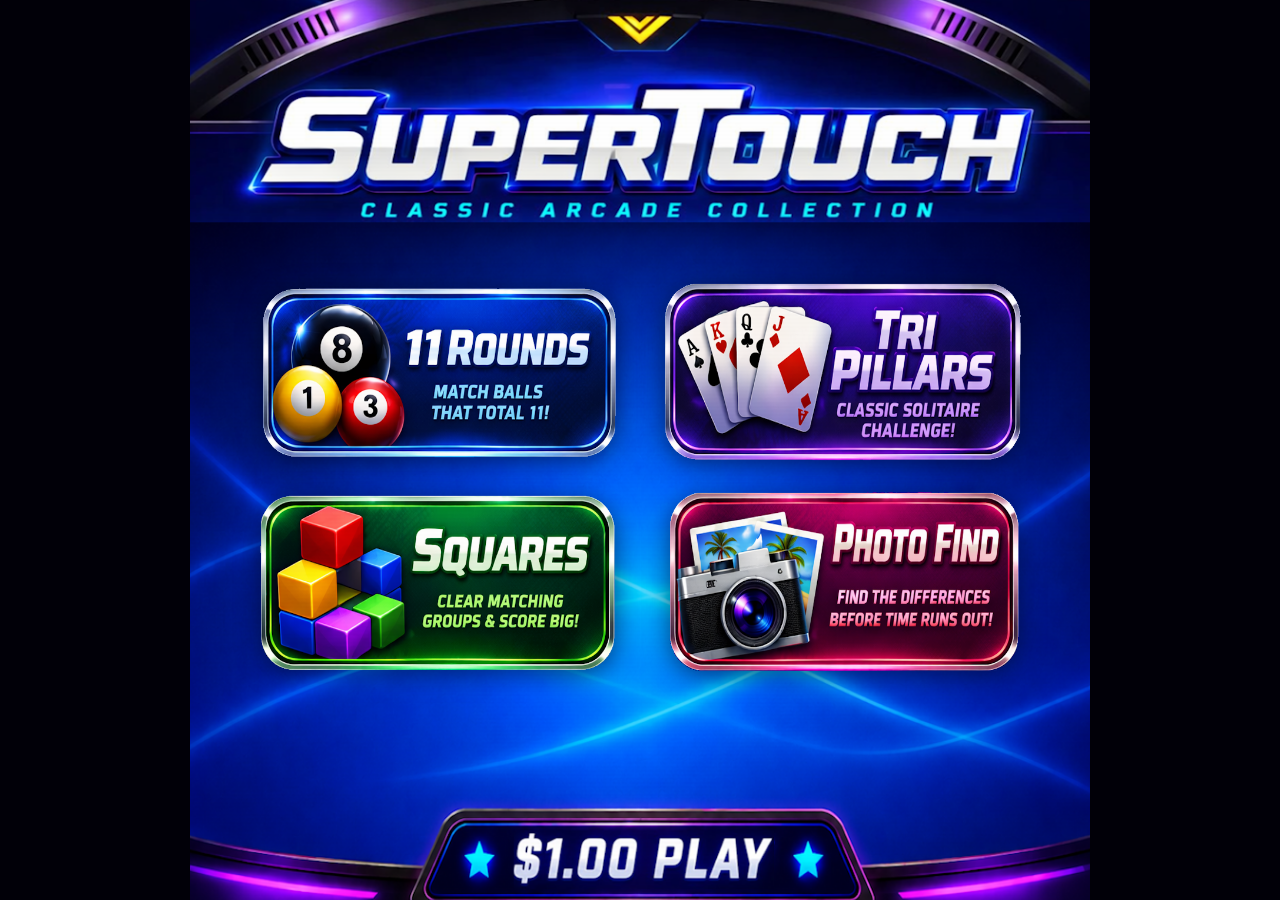
<file: index.html>
<!DOCTYPE html>
<html lang="en">
<head>
<meta charset="UTF-8">
<meta name="viewport" content="width=device-width, initial-scale=1.0">
<title>SuperTouch · Classic Arcade</title>
<style>
  *, *::before, *::after { box-sizing: border-box; margin: 0; padding: 0; }

  body {
    background: #010008;
    font-family: 'Arial', sans-serif;
    min-height: 100vh;
    display: flex;
    flex-direction: column;
    align-items: center;
    overflow-x: hidden;
  }

  /* ── CENTER POPUP ── */
  .center-popup {
    display: none;
    position: fixed;
    inset: 0;
    z-index: 500;
    align-items: center;
    justify-content: center;
    pointer-events: none;
  }
  .center-popup.show { display: flex; }
  .center-popup-inner {
    background: #05050f;
    border: 3px solid #7fffd4;
    border-radius: 18px;
    padding: 28px 48px;
    font-family: 'Arial Black', Arial, sans-serif;
    font-size: 22px;
    font-weight: 900;
    color: #7fffd4;
    text-align: center;
    box-shadow: 0 0 60px rgba(127,255,212,0.25), 0 8px 40px rgba(0,0,0,0.9);
    animation: popIn 0.35s cubic-bezier(0.34,1.56,0.64,1);
    max-width: 80vw;
    line-height: 1.4;
  }
  .center-popup.lose .center-popup-inner { border-color: #ff3344; color: #ff3344; }
  @keyframes popIn {
    from { transform: scale(0.6); opacity: 0; }
    to   { transform: scale(1);   opacity: 1; }
  }

  /* ── BLOCKED OVERLAY ── */
  .blocked-overlay {
    display: none;
    position: fixed;
    inset: 0;
    background: rgba(0,0,0,0.88);
    z-index: 300;
    flex-direction: column;
    align-items: center;
    justify-content: center;
    gap: 16px;
    text-align: center;
    padding: 24px;
  }
  .blocked-overlay.show { display: flex; }
  .blocked-overlay .bo-msg {
    font-family: 'Arial Black', Arial, sans-serif;
    font-size: 20px;
    font-weight: 900;
    color: #ff3344;
    letter-spacing: 2px;
  }
  .blocked-overlay .bo-sub {
    font-family: Arial, sans-serif;
    font-size: 13px;
    color: #664444;
    letter-spacing: 1px;
  }
  .btn-go-wallet {
    display: inline-block;
    background: #0a0a1a;
    border: 2px solid #ffd700;
    color: #ffd700;
    font-family: 'Arial Black', Arial, sans-serif;
    font-size: 13px;
    font-weight: 900;
    letter-spacing: 2px;
    padding: 12px 24px;
    border-radius: 8px;
    text-decoration: none;
    cursor: pointer;
    transition: transform 0.15s;
  }
  .btn-go-wallet:hover { transform: scale(1.05); }

  /* ── GAME IFRAME ── */
  .game-wrap { width: 100%; flex: 1; }
  .game-wrap iframe {
    width: 100%;
    height: 100vh;
    border: none;
    display: block;
    background: #010008;
  }
</style>
</head>
<body>

<!-- CENTER POPUP -->
<div class="center-popup" id="centerPopup">
  <div class="center-popup-inner" id="centerPopupMsg"></div>
</div>

<!-- BLOCKED OVERLAY -->
<div class="blocked-overlay" id="blockedOverlay">
  <div style="font-size:48px">⛔</div>
  <div class="bo-msg">OUT OF CREDITS</div>
  <div class="bo-sub">You need at least $1.00 to play SuperTouch.</div>
  <a class="btn-go-wallet" href="../wallet/index.html">GO TO WALLET</a>
</div>

<!-- THE GAME -->
<div class="game-wrap">
  <iframe id="arcadeFrame" src="SuperTouch.html" title="SuperTouch Arcade" allowtransparency="true"></iframe>
</div>

<script>
const WALLET_KEY = 'arcade_wallet';

function getBalance() {
  const v = localStorage.getItem(WALLET_KEY);
  if (v === null) { localStorage.setItem(WALLET_KEY, '20'); return 20; }
  return parseFloat(v) || 0;
}
function setBalance(val) {
  const clamped = Math.max(0, Math.round(val * 100) / 100);
  localStorage.setItem(WALLET_KEY, String(clamped));
  return clamped;
}

let _popTmr;
function popup(msg, type) {
  const el = document.getElementById('centerPopup');
  const msgEl = document.getElementById('centerPopupMsg');
  msgEl.textContent = msg;
  el.className = 'center-popup show ' + (type || '');
  clearTimeout(_popTmr);
  _popTmr = setTimeout(() => el.classList.remove('show'), 3000);
}

function renderBlocked() {
  const bal = getBalance();
  const blocked = document.getElementById('blockedOverlay');
  if (bal <= 0) blocked.classList.add('show');
  else blocked.classList.remove('show');
}

// ── Intercept game selection messages from the iframe ─────────────────────────
// SuperTouch posts a message when user picks a game from the main menu.
// We listen for that, deduct $1, and either allow or block.
window.addEventListener('message', function(e) {
  if (!e.data || typeof e.data !== 'object') return;

  // Game selected from main menu
  if (e.data.type === 'SUPERTOUCH_GAME_SELECT') {
    const bal = getBalance();
    if (bal <= 0) {
      renderBlocked();
      // Tell iframe to cancel the launch
      try { document.getElementById('arcadeFrame').contentWindow.postMessage({ type: 'WALLET_BLOCKED' }, '*'); } catch(x) {}
      return;
    }
    const newBal = setBalance(bal - 1);
    renderBlocked();
    popup('-$1.00  ·  Balance: $' + newBal + '\n🕹️ Good luck!', '');
    // Tell iframe to proceed
    try { document.getElementById('arcadeFrame').contentWindow.postMessage({ type: 'WALLET_OK' }, '*'); } catch(x) {}
  }
});

// ── Also patch iframe directly as fallback ────────────────────────────────────
// If SuperTouch exposes a selectGame / launchGame / startGame function,
// patch it to require $1.
document.getElementById('arcadeFrame').addEventListener('load', function() {
  try {
    const fw = this.contentWindow;
    setTimeout(function() { patchSuperTouch(fw); }, 300);
  } catch(e) {}
});

function patchSuperTouch(fw) {
  // Try common function names used in arcade menu launchers
  const candidates = ['selectGame', 'launchGame', 'startGame', 'playGame', 'loadGame'];
  candidates.forEach(function(fnName) {
    if (typeof fw[fnName] === 'function' && !fw['_walletPatched_' + fnName]) {
      const orig = fw[fnName];
      fw[fnName] = function() {
        const bal = getBalance();
        if (bal <= 0) { renderBlocked(); return; }
        const newBal = setBalance(bal - 1);
        renderBlocked();
        popup('-$1.00  ·  Balance: $' + newBal + '\n🕹️ Good luck!', '');
        return orig.apply(fw, arguments);
      };
      fw['_walletPatched_' + fnName] = true;
      console.log('[Wallet] Patched SuperTouch.' + fnName);
    }
  });

  // Also intercept clicks on the game selection buttons inside the iframe
  // by watching for navigation away from the main menu via click interception
  try {
    fw.document.addEventListener('click', function(evt) {
      // Look for elements that are game-launch buttons (common class/role patterns)
      const target = evt.target.closest
        ? (evt.target.closest('.game-item') ||
           evt.target.closest('.game-tile') ||
           evt.target.closest('.menu-game') ||
           evt.target.closest('[data-game]') ||
           evt.target.closest('.arcade-btn'))
        : null;
      if (!target) return;
      const bal = getBalance();
      if (bal <= 0) {
        evt.preventDefault();
        evt.stopImmediatePropagation();
        renderBlocked();
        return;
      }
      const newBal = setBalance(bal - 1);
      renderBlocked();
      popup('-$1.00  ·  Balance: $' + newBal + '\n🕹️ Good luck!', '');
    }, true); // capture phase so we fire before the game's own handler
    console.log('[Wallet] SuperTouch click listener attached');
  } catch(e) {
    console.warn('[Wallet] Could not attach click listener to SuperTouch iframe:', e);
  }
}

renderBlocked();

// Keep blocked state fresh if wallet changes in another tab
window.addEventListener('storage', function(e) {
  if (e.key === WALLET_KEY) renderBlocked();
});
</script>
</body>
</html>
</file>
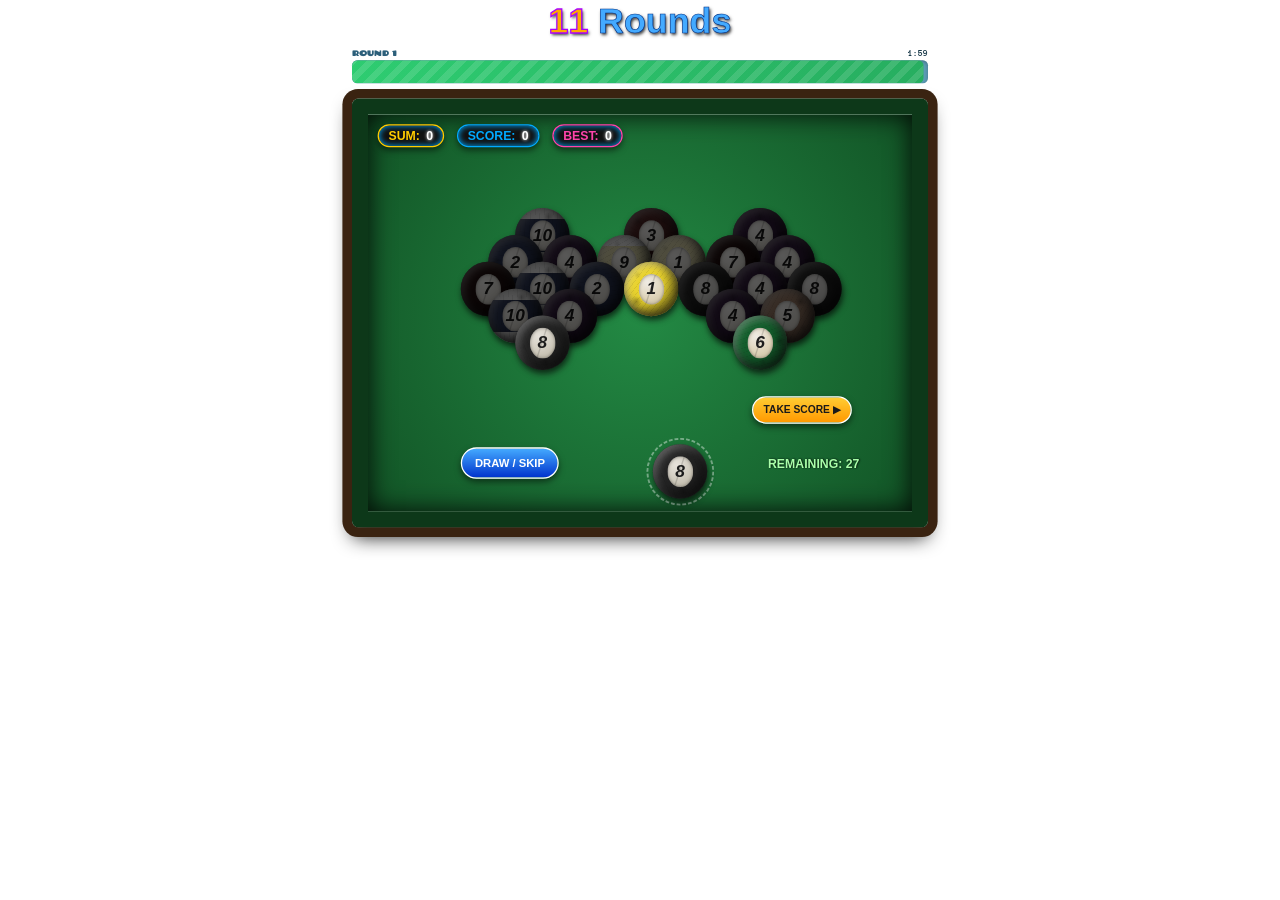
<file: 11rounds.html>
<!DOCTYPE html>
<html lang="en">
<head>
    <meta charset="UTF-8">
    <meta name="viewport" content="width=device-width, initial-scale=1.0">
    <title>11 Rounds Puzzle - Classic Arcade</title>
    <link href="https://fonts.googleapis.com/css2?family=Chango&family=Anonymous+Pro:wght@400;700&display=swap" rel="stylesheet" />
    <script src="sfx.js"></script>
    <style>
        :root {
            --wood: #3a2311;
            --felt-light: #238a44;
            --felt-dark: #125426;
            --cushion: #0d3819;
            --ui-bg: rgba(0, 0, 0, 0.85);
        }

html {
    transform: scale(0.64);
    transform-origin: top center; 
}

        body {
            background: transparent;
            color: #fff;
            font-family: 'Segoe UI', Tahoma, Geneva, Verdana, sans-serif;
            display: flex;
            flex-direction: column;
            align-items: center;
            margin: 0;
            padding: 0 20px 20px;
            user-select: none;
        }

        .header-container {
            display: flex;
            align-items: center;
            gap: 15px;
            margin-bottom: 10px;
        }

        .title-number {
            font-size: 3.5em;
            font-weight: 900;
            color: #ffaa00;
            -webkit-text-stroke: 2px #aa00ff;
            text-shadow: 2px 2px 5px rgba(0, 0, 0, 0.8);
            margin: 0;
        }

        .title-text {
            font-size: 3.5em;
            font-weight: 900;
            color: #44aaff;
            -webkit-text-stroke: 1px #003388;
            text-shadow: 2px 2px 5px rgba(0, 0, 0, 0.8);
            margin: 0;
        }

        #game-container {
            position: relative;
            width: 850px;
            height: 620px;
            background: radial-gradient(circle at center, var(--felt-light) 0%, var(--felt-dark) 100%);
            border: 25px solid var(--cushion);
            border-radius: 10px;
            box-shadow:
                inset 0 0 40px rgba(0, 0, 0, 0.9),
                0 0 0 15px var(--wood),
                0 15px 30px rgba(0, 0, 0, 0.9);
            overflow: hidden;
        }

        #hud {
            position: absolute;
            top: 15px;
            left: 15px;
            display: flex;
            gap: 20px;
            z-index: 50;
            pointer-events: none;
        }

        .hud-box {
            background: #111;
            border: 2px solid #00aaff;
            border-radius: 20px;
            padding: 5px 15px;
            font-size: 1.2em;
            font-weight: bold;
            box-shadow: inset 0 0 10px #00aaff, 0 5px 10px rgba(0, 0, 0, 0.5);
            display: flex;
            align-items: center;
            gap: 10px;
            pointer-events: auto;
        }

        .text-glow {
            color: #fff;
            text-shadow: 0 0 5px #fff;
        }

        /* --- Ball size increased to 105px --- */
        .ball {
            width: 85px;
            height: 85px;
            border-radius: 50%;
            position: absolute;
            display: flex;
            align-items: center;
            justify-content: center;
            cursor: pointer;
            transition: transform 0.1s, filter 0.2s, top 0.4s ease-in-out, left 0.4s ease-in-out;
            box-shadow: 2px 6px 10px rgba(0, 0, 0, 0.7), inset 0 -5px 8px rgba(0, 0, 0, 0.18);
            filter: saturate(0.8) contrast(0.96) brightness(0.96);
        }

        /* --- Grime / scuff / scratch texture layer (sits under the glossy highlight & the number) --- */
        .ball::before {
            content: '';
            position: absolute;
            top: 0;
            left: 0;
            right: 0;
            bottom: 0;
            border-radius: 50%;
            pointer-events: none;
            z-index: 1;
            background:
                radial-gradient(circle at 28% 78%, rgba(0, 0, 0, 0.28) 0%, transparent 9%),
                radial-gradient(circle at 68% 62%, rgba(0, 0, 0, 0.20) 0%, transparent 7%),
                radial-gradient(circle at 20% 30%, rgba(0, 0, 0, 0.15) 0%, transparent 6%),
                radial-gradient(circle at 55% 20%, rgba(255, 255, 255, 0.10) 0%, transparent 11%),
                repeating-linear-gradient(115deg, rgba(0, 0, 0, 0.09) 0px, rgba(0, 0, 0, 0.09) 1px, transparent 1px, transparent 7px),
                repeating-linear-gradient(28deg, rgba(255, 255, 255, 0.06) 0px, rgba(255, 255, 255, 0.06) 1px, transparent 1px, transparent 10px);
            mix-blend-mode: multiply;
            opacity: 0.9;
        }

        .ball::after {
            content: '';
            position: absolute;
            top: 0;
            left: 0;
            right: 0;
            bottom: 0;
            border-radius: 50%;
            box-shadow: inset -10px -10px 20px rgba(0, 0, 0, 0.65), inset 5px 5px 13px rgba(255, 255, 255, 0.35), inset 0 0 14px rgba(0, 0, 0, 0.3);
            pointer-events: none;
            z-index: 2;
        }

        /* Each ball number gets its own scuff-pattern rotation so no two look identical */
        .b1::before { transform: rotate(12deg); }
        .b2::before { transform: rotate(55deg); }
        .b3::before { transform: rotate(98deg); }
        .b4::before { transform: rotate(141deg); }
        .b5::before { transform: rotate(184deg); }
        .b6::before { transform: rotate(227deg); }
        .b7::before { transform: rotate(270deg); }
        .b8::before { transform: rotate(313deg); }
        .b9::before { transform: rotate(35deg); }
        .b10::before { transform: rotate(160deg); }

        .ball.covered {
            filter: brightness(0.35) saturate(0.2);
            cursor: not-allowed;
        }

        .ball.selected {
            transform: translateY(-8px) scale(1.1);
            box-shadow: 0 15px 15px rgba(0, 0, 0, 0.6), 0 0 15px #ffaa00;
            z-index: 9999 !important;
        }
        .ball.selected::after {
            box-shadow: inset -10px -10px 20px rgba(0, 0, 0, 0.6), inset 5px 5px 15px rgba(255, 255, 255, 0.6), inset 0 0 10px #ffaa00;
        }

        .ball.error {
            animation: shake 0.3s ease-in-out;
            box-shadow: 0 0 20px #f00;
        }

        @keyframes shake {
            0% { transform: translateX(0); }
            25% { transform: translateX(-5px); }
            50% { transform: translateX(5px); }
            75% { transform: translateX(-5px); }
            100% { transform: translateX(0); }
        }

        .b1 { background-color: #ffe100; }
        .b2 { background-color: #0033cc; }
        .b3 { background-color: #cc0000; }
        .b4 { background-color: #660099; }
        .b5 { background-color: #ff6600; }
        .b6 { background-color: #006622; }
        .b7 { background-color: #550000; }
        .b8 { background-color: #222222; }
        .b9 { background: linear-gradient(to bottom, #eeeeee 20%, #ffe100 20%, #ffe100 80%, #eeeeee 80%); }
        .b10 { background: linear-gradient(to bottom, #eeeeee 20%, #0033cc 20%, #0033cc 80%, #eeeeee 80%); }

        /* number circle inside the ball - slightly bigger to match, aged ivory finish */
        .number-circle {
            background:
                linear-gradient(108deg, transparent 44%, rgba(0, 0, 0, 0.16) 47%, rgba(0, 0, 0, 0.16) 48%, transparent 51%),
                radial-gradient(circle at 35% 28%, #fffaf0 0%, #eee0bd 55%, #d9c69c 100%);
            width: 40px;
            height: 48px;
            border-radius: 50%;
            display: flex;
            align-items: center;
            justify-content: center;
            color: #1a1a1a;
            font-family: Arial, sans-serif;
            font-weight: 900;
            font-size: 27px;
            font-style: italic;
            position: relative;
            z-index: 3;
            box-shadow: inset 0 0 5px rgba(0, 0, 0, 0.45), inset 0 0 1px rgba(255, 255, 255, 0.5);
        }

        .b8 .number-circle {
            background:
                linear-gradient(108deg, transparent 44%, rgba(0, 0, 0, 0.16) 47%, rgba(0, 0, 0, 0.16) 48%, transparent 51%),
                radial-gradient(circle at 35% 28%, #f5f0e6 0%, #ddd6c4 55%, #c2baa2 100%);
        }

        .overlay {
            position: absolute;
            top: 0;
            left: 0;
            width: 100%;
            height: 100%;
            background: var(--ui-bg);
            display: none;
            flex-direction: column;
            align-items: center;
            justify-content: center;
            z-index: 9999;
            backdrop-filter: blur(4px);
            pointer-events: auto;
        }

        .overlay h2 {
            color: #ffcc00;
            font-size: 3.5em;
            margin-bottom: 5px;
            text-shadow: 2px 2px 0px #000;
        }

        button {
            padding: 12px 30px;
            font-size: 1.3em;
            background: linear-gradient(to bottom, #44aaff, #0033cc);
            color: #fff;
            border: 2px solid #fff;
            border-radius: 25px;
            cursor: pointer;
            font-weight: bold;
            margin-top: 15px;
            box-shadow: 0 5px 10px rgba(0, 0, 0, 0.5);
            pointer-events: auto;
        }
        button:hover {
            filter: brightness(1.2);
        }

        input[type="text"] {
            padding: 12px;
            font-size: 1.5em;
            text-align: center;
            border-radius: 8px;
            border: 2px solid #44aaff;
            margin-bottom: 15px;
            background: #111;
            color: #fff;
            text-transform: uppercase;
            pointer-events: auto;
        }

        table {
            border-collapse: collapse;
            width: 70%;
            color: #fff;
            margin-bottom: 20px;
            background: rgba(0, 0, 0, 0.6);
            border-radius: 10px;
            overflow: hidden;
            box-shadow: 0 0 20px rgba(0, 170, 255, 0.3);
        }
        th,
        td {
            padding: 12px;
            text-align: center;
            border-bottom: 1px solid #333;
        }
        th {
            background: #0033cc;
            color: #fff;
            font-size: 1.2em;
        }
        tr:nth-child(even) {
            background: rgba(255, 255, 255, 0.05);
        }
        tr.highlight td {
            color: #ffcc00;
            font-weight: bold;
        }

        /* ── round / countdown timer bar (same look as Tri Pillars) ── */
        #round-timer-section {
            width: 900px;
            margin-bottom: 24px;
        }
        .timer-label-row-11 {
            display: flex;
            justify-content: space-between;
            align-items: center;
            margin-bottom: 4px;
        }
        .timer-label-row-11 .round-label {
            font-family: 'Chango', cursive;
            font-size: 12px;
            color: #2c5f7a;
        }
        #timeRemaining11 {
            font-family: 'Anonymous Pro', monospace;
            font-weight: 700;
            font-size: 14px;
            color: #1a3a4a;
        }
        .progress-track-11 {
            background: #5b9bb5;
            border-radius: 8px;
            height: 36px;
            width: 100%;
            overflow: hidden;
            box-shadow: inset 0 2px 6px rgba(0, 0, 0, 0.25);
        }
        #timeBar11 {
            height: 100%;
            width: 100%;
            background: linear-gradient(90deg, #2ecc71, #27ae60);
            border-radius: 8px;
            transition: width 0.4s linear, background 0.4s;
            position: relative;
            overflow: hidden;
        }
        #timeBar11::after {
            content: '';
            position: absolute;
            top: 0;
            left: -60px;
            right: 0;
            bottom: 0;
            background: repeating-linear-gradient(-45deg,
                    transparent,
                    transparent 10px,
                    rgba(255, 255, 255, 0.12) 10px,
                    rgba(255, 255, 255, 0.12) 20px);
            animation: stripe-move-11 1.2s linear infinite;
        }
        @keyframes stripe-move-11 {
            from {
                transform: translateX(0);
            }
            to {
                transform: translateX(40px);
            }
        }
        #timeBar11.warning {
            background: linear-gradient(90deg, #f39c12, #e67e22);
        }
        #timeBar11.danger {
            background: linear-gradient(90deg, #e74c3c, #c0392b);
        }

        /* ── take score button ── */
        #takeScoreBtn {
            background: linear-gradient(to bottom, #ffcc33, #ff9900);
            color: #1a1a1a;
        }
        #takeScoreBtn:disabled {
            opacity: 0.35;
            cursor: default;
            filter: none;
        }
    </style>
</head>
<body>

    <div class="header-container">
        <h1 class="title-number">11</h1>
        <h1 class="title-text">Rounds</h1>
    </div>

    <div id="round-timer-section">
        <div class="timer-label-row-11">
            <span class="round-label">ROUND <span id="roundVal">1</span></span>
            <span id="timeRemaining11">1:30</span>
        </div>
        <div class="progress-track-11">
            <div id="timeBar11"></div>
        </div>
    </div>

    <div id="game-container">
        <div id="hud">
            <div class="hud-box" style="border-color: #ffcc00;">
                <span style="color: #ffcc00;">SUM:</span> <span id="sumDisplay" class="text-glow">0</span>
            </div>
            <div class="hud-box">
                <span style="color: #00aaff;">SCORE:</span> <span id="scoreDisplay" class="text-glow">0</span>
            </div>
            <div class="hud-box" style="border-color: #ff44aa;">
                <span style="color: #ff44aa;">BEST:</span> <span id="bestDisplay" class="text-glow">0</span>
            </div>
        </div>

        <button id="drawBtn" style="position: absolute; left: 145px; top: 520px; z-index: 60; margin: 0; padding: 12px 20px; font-size: 1.1em;">DRAW / SKIP</button>
        <!-- deck slot sized to 105px to match balls -->
        <div id="deck-slot" style="position: absolute; left: 435px; top: 505px; width: 106px; height: 106px; border: 3px dashed rgba(255,255,255,0.4); border-radius: 50%; box-sizing: border-box;"></div>
        <div id="deck-count" style="position: absolute; left: 625px; top: 535px; font-weight: bold; font-size: 1.2em; color: #aaffaa; text-shadow: 1px 1px 3px #000;"></div>
        <button id="takeScoreBtn" title="Bank your score and deal a fresh round" style="position: absolute; left: 600px; top: 440px; z-index: 60; margin: 0; padding: 10px 16px; font-size: 1em;">TAKE SCORE ▶</button>

        <div id="end-overlay" class="overlay">
            <h2 id="end-title">Table Cleared!</h2>
            <p style="font-size: 2em; margin: 10px 0;">Final Score: <span id="final-score" style="color:#00aaff; font-weight:bold;"></span></p>
            <p style="font-size: 1.2em; margin: 0 0 10px;">Rounds Played: <span id="final-rounds" style="color:#ffcc00; font-weight:bold;"></span></p>
            <input type="text" id="playerName" placeholder="ENTER INITIALS" maxlength="3" autocomplete="off">
            <button id="saveScoreBtn">Save to Top 10</button>
        </div>

        <div id="leaderboard-overlay" class="overlay">
            <h2>TOP 10 HI-SCORES</h2>
            <table id="leaderboard-table">
                <thead><tr><th>RANK</th><th>INITIALS</th><th>SCORE</th><th>ROUNDS</th></tr></thead>
                <tbody id="leaderboard-body"></tbody>
            </table>
            <button id="restartBtn">Play Again</button>
        </div>
    </div>

    <script>
        // --- Core Game Variables ---
        let score = 0;
        let currentSum = 0;
        let selectedBalls = [];
        let allBalls = [];
        let gameOver = false;
        let roundNum = 1;

        // Deck Management Variables
        let deckValues = [];
        let currentDeckBall = null;
        let overflowCount = 0;

        // --- Round Timer ---
        const GAME_TIME_11 = 120;
        let timerSeconds11 = GAME_TIME_11;
        let timerHandle11 = null;

        function updateTimerUI11() {
            const pct = Math.max(0, (timerSeconds11 / GAME_TIME_11) * 100);
            const bar = document.getElementById('timeBar11');
            bar.style.width = pct + '%';
            bar.className = pct > 50 ? '' : pct > 20 ? 'warning' : 'danger';
            const m = Math.floor(timerSeconds11 / 60);
            const s = timerSeconds11 % 60;
            document.getElementById('timeRemaining11').textContent = m + ':' + String(s).padStart(2, '0');

            if (pct <= 20 && !hurryFired && !gameOver) {
                hurryFired = true;
                if (typeof SFX !== 'undefined' && SFX.hurry) SFX.hurry();
            }
        }

        function startTimer11() {
            hurryFired = false;
            clearInterval(timerHandle11);
            timerHandle11 = setInterval(() => {
                timerSeconds11--;
                updateTimerUI11();
                if (timerSeconds11 <= 0) {
                    clearInterval(timerHandle11);
                    endGame("TIME'S UP!");
                }
            }, 1000);
        }

        function stopTimer11() { clearInterval(timerHandle11); }

        function updateRoundDisplay11() {
            document.getElementById('roundVal').textContent = roundNum;
        }

        // DOM Elements
        const gameContainer = document.getElementById('game-container');
        const scoreDisplay = document.getElementById('scoreDisplay');
        const sumDisplay = document.getElementById('sumDisplay');
        const endOverlay = document.getElementById('end-overlay');
        const leaderboardOverlay = document.getElementById('leaderboard-overlay');
        const deckCountDisplay = document.getElementById('deck-count');
        const bestDisplay = document.getElementById('bestDisplay');

        // --- Layout Definitions (positions unchanged) ---
        const tablePositions = [
            { x: 230, y: 146 }, { x: 400, y: 146 }, { x: 570, y: 146 },
            { x: 187.5, y: 188 }, { x: 272.5, y: 188 }, { x: 357.5, y: 188 }, { x: 442.5, y: 188 }, { x: 527.5, y: 188 }, { x: 612.5, y: 188 },
            { x: 145, y: 230 }, { x: 230, y: 230 }, { x: 315, y: 230 }, { x: 400, y: 230 }, { x: 485, y: 230 }, { x: 570, y: 230 }, { x: 655, y: 230 },
            { x: 187.5, y: 272 }, { x: 272.5, y: 272 }, { x: 527.5, y: 272 }, { x: 612.5, y: 272 },
            { x: 230, y: 314 }, { x: 570, y: 314 }
        ];

        // --- Initialization ---
        function initGame() {
            score = 0;
            currentSum = 0;
            overflowCount = 0;
            selectedBalls = [];
            currentDeckBall = null;
            allBalls.forEach(b => b.element.remove());
            allBalls = [];
            gameOver = false;
            roundNum = 1;
            updateHUD();
            updateRoundDisplay11();

            endOverlay.style.display = 'none';
            leaderboardOverlay.style.display = 'none';
            document.body.style.pointerEvents = 'auto';
            document.getElementById('takeScoreBtn').disabled = false;

            // Generate Top Diamonds (mark them as original)
            generateBalls(tablePositions, 'table', true);

            // Generate Deck
            deckValues = [];
            for (let i = 0; i < 28; i++) {
                deckValues.push(Math.floor(Math.random() * 10) + 1);
            }

            drawBall(); // Draw the very first ball

            timerSeconds11 = GAME_TIME_11;
            updateTimerUI11();
            startTimer11();
        }

        // --- Take Score: bank current score, end this round, deal a fresh table ---
        function dealFreshRound() {
            allBalls.forEach(b => b.element.remove());
            allBalls = [];
            selectedBalls = [];
            currentSum = 0;
            currentDeckBall = null;
            overflowCount = 0;

            generateBalls(tablePositions, 'table', true);

            deckValues = [];
            for (let i = 0; i < 28; i++) {
                deckValues.push(Math.floor(Math.random() * 10) + 1);
            }

            roundNum++;
            updateRoundDisplay11();
            updateHUD();
            drawBall();
        }

        function takeScore() {
            if (gameOver) return;
            if (typeof SFX !== 'undefined' && SFX.good) SFX.good();
            dealFreshRound();
        }

        function generateBalls(positions, type, isOriginal = false) {
            positions.forEach((pos, index) => {
                let val = Math.floor(Math.random() * 10) + 1;
                let ballData = {
                    id: `${type}_${index}`,
                    value: val,
                    x: pos.x,
                    y: pos.y,
                    active: true,
                    isCovered: false,
                    isOriginal: isOriginal,   // <-- flag to identify original diamond balls
                    element: createBallElement(val, pos.x, pos.y)
                };
                ballData.element.style.zIndex = Math.floor(pos.y);
                ballData.element.addEventListener('click', () => handleBallClick(ballData));
                gameContainer.appendChild(ballData.element);
                allBalls.push(ballData);
            });
        }

        function createBallElement(val, x, y) {
            let div = document.createElement('div');
            div.className = `ball b${val}`;
            div.style.left = `${x}px`;
            div.style.top = `${y}px`;
            let numCircle = document.createElement('div');
            numCircle.className = 'number-circle';
            numCircle.innerText = val;
            div.appendChild(numCircle);
            return div;
        }

        // --- helper: find a placement position based on the visually highest active ball ---
        function findPlacementPosition() {
            // Active, in-play table balls (not darkened/covered)
            let tableBalls = allBalls.filter(b => b.active && b.id.startsWith('table_') && !b.isCovered);

            // If every table ball happens to be covered, fall back to any active table ball
            if (tableBalls.length === 0) {
                tableBalls = allBalls.filter(b => b.active && b.id.startsWith('table_'));
            }

            // No table balls at all → let caller use its own fallback
            if (tableBalls.length === 0) {
                return null;
            }

            // 1) Find the visually highest ball(s) — lowest top (y) value
            let minY = Math.min(...tableBalls.map(b => b.y));
            let highestBalls = tableBalls.filter(b => b.y === minY);

            // 2) Tie-breaker: horizontally closest to center x=400
            highestBalls.sort((a, b) => Math.abs(a.x - 400) - Math.abs(b.x - 400));
            let anchor = highestBalls[0];

            // Occupied positions (for collision check)
            let occupied = allBalls.filter(b => b.active).map(b => ({ x: b.x, y: b.y }));

            function isFree(x, y) {
                if (x < 0 || x > 800 || y < 0 || y > 600) return false;
                return !occupied.some(occ => Math.abs(occ.x - x) < 5 && Math.abs(occ.y - y) < 5);
            }

            // 3) Try the four hex-packing offsets around the anchor, in priority order
            let offsets = [
                { dx: 85, dy: 0 },      // Offset 1: East
                { dx: -85, dy: 0 },     // Offset 2: West
                { dx: 42.5, dy: 42.5 }, // Offset 3: South-East
                { dx: -42.5, dy: 42.5 } // Offset 4: South-West
            ];

            for (let off of offsets) {
                let cx = anchor.x + off.dx;
                let cy = anchor.y + off.dy;
                if (isFree(cx, cy)) {
                    return { x: cx, y: cy };
                }
            }

            // All four offsets are blocked/out of bounds → let caller use its own fallback
            return null;
        }

        // --- Draw / Skip Logic ---
        function drawBall() {
            if (currentDeckBall) {
                // Auto-deselect if the skipped ball was selected
                if (selectedBalls.includes(currentDeckBall)) {
                    selectedBalls.splice(selectedBalls.indexOf(currentDeckBall), 1);
                    currentSum -= currentDeckBall.value;
                    currentDeckBall.element.classList.remove('selected');
                    updateHUD();
                }

                // ---- PLACEMENT LOGIC: always touch at least one original diamond ball ----
                let placement = findPlacementPosition();

                if (placement) {
                    currentDeckBall.id = `table_replaced_${Math.random()}`;
                    currentDeckBall.x = placement.x;
                    currentDeckBall.y = placement.y;
                    currentDeckBall.isOriginal = false;
                } else {
                    // Fallback: overflow (maintains original grid, but still tries to be adjacent)
                    currentDeckBall.id = `table_overflow_${overflowCount}`;
                    let centerOffsets = [0, -72, 72, -144, 144, -216, 216];
                    let colNum = overflowCount % 7;
                    let rowNum = Math.floor(overflowCount / 7);
                    let fallbackX = 400 + centerOffsets[colNum];
                    let fallbackY = 390 + (rowNum * 72);
                    // adjust fallback to be near the lowest original ball if possible
                    let lowestOriginal = allBalls.filter(b => b.active && b.isOriginal).sort((a, b) => b.y - a.y)[0];
                    if (lowestOriginal) {
                        let tryY = lowestOriginal.y + 72;
                        if (tryY <= 600 && !allBalls.some(b => b.active && Math.abs(b.x - fallbackX) < 5 && Math.abs(b.y - tryY) < 5)) {
                            fallbackY = tryY;
                        }
                    }
                    currentDeckBall.x = fallbackX;
                    currentDeckBall.y = fallbackY;
                    currentDeckBall.isOriginal = false;
                    overflowCount++;
                }

                // Animate to new position
                currentDeckBall.element.style.left = `${currentDeckBall.x}px`;
                currentDeckBall.element.style.top = `${currentDeckBall.y}px`;
                currentDeckBall.element.style.zIndex = Math.floor(currentDeckBall.y);

                // Re-bind click handler (clone + replace to avoid stale references)
                let movedBall = currentDeckBall;
                let newElement = movedBall.element.cloneNode(true);
                movedBall.element.parentNode.replaceChild(newElement, movedBall.element);
                movedBall.element = newElement;
                movedBall.element.addEventListener('click', () => handleBallClick(movedBall));
                // restore z-index & position
                movedBall.element.style.zIndex = Math.floor(movedBall.y);
                movedBall.element.style.left = `${movedBall.x}px`;
                movedBall.element.style.top = `${movedBall.y}px`;
                if (movedBall.isCovered) movedBall.element.classList.add('covered');
                if (selectedBalls.includes(movedBall)) movedBall.element.classList.add('selected');
            }

            // Draw a new ball into the slot if deck isn't empty
            if (deckValues.length > 0) {
                let val = deckValues.pop();
                let x = 445; // adjust to match new deck slot
                let y = 515;

                let newBall = {
                    id: `deck_current`,
                    value: val,
                    x: x,
                    y: y,
                    active: true,
                    isCovered: false,
                    isOriginal: false,
                    element: createBallElement(val, x, y)
                };
                newBall.element.style.zIndex = 1000;
                newBall.element.addEventListener('click', () => handleBallClick(newBall));
                gameContainer.appendChild(newBall.element);
                allBalls.push(newBall);
                currentDeckBall = newBall;
            } else {
                currentDeckBall = null; // Deck is empty
            }

            deckCountDisplay.innerText = `REMAINING: ${deckValues.length}`;
            updateCoverage();
            checkPlayableOptions();
        }

        // Listen for Draw/Skip Button
        document.getElementById('drawBtn').addEventListener('click', () => {
            if (gameOver) return;
            if (deckValues.length === 0 && !currentDeckBall) return;
            drawBall();
        });

        document.getElementById('takeScoreBtn').addEventListener('click', takeScore);

        // --- South-Only Coverage Logic (Distance Based) ---
        function updateCoverage() {
            let tableBalls = allBalls.filter(b => b.active && b.id.startsWith('table_'));

            tableBalls.forEach(ball => {
                let isCovered = false;

                // Check if ANY active ball is directly south and overlapping this one
                for (let otherBall of tableBalls) {
                    if (ball === otherBall) continue;

                    // The other ball must be physically lower (south) on the board
                    if (otherBall.y > ball.y) {
                        let dx = otherBall.x - ball.x;
                        let dy = otherBall.y - ball.y;
                        let distance = Math.sqrt((dx * dx) + (dy * dy));

                        // 70px diameter + 2px grace margin for overlap
                        if (distance <= 72) {
                            isCovered = true;
                            break;
                        }
                    }
                }

                if (isCovered) {
                    ball.element.classList.add('covered');
                    ball.isCovered = true;
                } else {
                    ball.element.classList.remove('covered');
                    ball.isCovered = false;
                }
            });

            // The current active single deck ball is always playable
            if (currentDeckBall && currentDeckBall.active) {
                currentDeckBall.element.classList.remove('covered');
                currentDeckBall.isCovered = false;
            }
        }

        // --- Ball Click ---
        function handleBallClick(ballData) {
            if (gameOver || !ballData.active || ballData.isCovered) return;

            let index = selectedBalls.indexOf(ballData);
            if (index > -1) {
                selectedBalls.splice(index, 1);
                ballData.element.classList.remove('selected');
                currentSum -= ballData.value;
                updateHUD();
                return;
            }

            selectedBalls.push(ballData);
            ballData.element.classList.add('selected');
            currentSum += ballData.value;
            updateHUD();

            if (currentSum === 11) {
                processMatch();
            } else if (currentSum > 11) {
                processBust();
            }
        }

        // --- Match & Bust ---
        function processMatch() {
            // ── SFX.good() on match ──
            if (typeof SFX !== 'undefined' && SFX.good) SFX.good();

            document.body.style.pointerEvents = 'none';
            setTimeout(() => {
                selectedBalls.forEach(b => {
                    b.active = false;
                    b.element.style.transform = 'scale(0)';
                    setTimeout(() => b.element.remove(), 200);

                    if (b === currentDeckBall) {
                        currentDeckBall = null;
                    }
                });
                score += (selectedBalls.length * 100);
                selectedBalls = [];
                currentSum = 0;
                updateHUD();
                updateCoverage();
                document.body.style.pointerEvents = 'auto';
                checkPlayableOptions();
            }, 300);
        }

        function processBust() {
            // ── SFX.bad() on bust ──
            if (typeof SFX !== 'undefined' && SFX.bad) SFX.bad();

            document.body.style.pointerEvents = 'none';
            selectedBalls.forEach(b => b.element.classList.add('error'));
            setTimeout(() => {
                selectedBalls.forEach(b => {
                    b.element.classList.remove('selected');
                    b.element.classList.remove('error');
                });
                selectedBalls = [];
                currentSum = 0;
                updateHUD();
                document.body.style.pointerEvents = 'auto';
            }, 400);
        }

        // --- Subset Sum ---
        function canForm11() {
            let candidates = allBalls.filter(b => b.active && !b.isCovered);
            let n = candidates.length;
            if (n === 0) return false;

            let values = candidates.map(b => b.value);
            let found = false;

            function search(idx, sum) {
                if (found) return;
                if (sum === 11) { found = true; return; }
                if (sum > 11 || idx >= n) return;
                search(idx + 1, sum + values[idx]);
                search(idx + 1, sum);
            }

            search(0, 0);
            return found;
        }

        // --- End-Game Check ---
        function checkPlayableOptions() {
            let activeTable = allBalls.filter(b => b.active && b.id.startsWith('table_'));

            if (activeTable.length === 0) {
                score += 5000;
                endGame("TABLE CLEARED!");
                return;
            }

            // Declare 'game over' if deck is empty, deck ball is skipped, and no combinations exist
            if (deckValues.length === 0 && !currentDeckBall) {
                if (!canForm11()) {
                    endGame("NO MORE MOVES!");
                }
            }
        }

        function endGame(message) {
            if (gameOver) return;
            gameOver = true;
            stopTimer11();
            document.getElementById('takeScoreBtn').disabled = true;

            // ── SFX.over() ──
            if (typeof SFX !== 'undefined' && SFX.over) SFX.over();

            document.getElementById('end-title').innerText = message;
            document.getElementById('final-score').innerText = score;
            document.getElementById('final-rounds').innerText = roundNum;
            setTimeout(() => {
                endOverlay.style.display = 'flex';
                document.getElementById('playerName').focus();
            }, 600);
        }

        function updateHUD() {
            scoreDisplay.innerText = score;
            sumDisplay.innerText = currentSum;
            let board = getLeaderboard();
            bestDisplay.innerText = board.length > 0 ? board[0].score : 0;
        }

        // --- Leaderboard ---
        const STORAGE_KEY = '11Ball_Arcade_Top10';

        function getLeaderboard() {
            return JSON.parse(localStorage.getItem(STORAGE_KEY)) || [];
        }

        function saveScore(name, finalScore) {
            let board = getLeaderboard();
            let entry = { name: name.toUpperCase() || 'PLY', score: finalScore, rounds: roundNum };
            board.push(entry);
            board.sort((a, b) => b.score - a.score);
            board = board.slice(0, 10);
            localStorage.setItem(STORAGE_KEY, JSON.stringify(board));
            return entry;
        }

        function showLeaderboard(newEntry = null) {
            endOverlay.style.display = 'none';
            leaderboardOverlay.style.display = 'flex';

            let board = getLeaderboard();
            let tbody = document.getElementById('leaderboard-body');
            tbody.innerHTML = '';

            if (board.length === 0) {
                tbody.innerHTML = '<tr><td colspan="4">NO RECORDS YET</td></tr>';
            } else {
                board.forEach((row, i) => {
                    let tr = document.createElement('tr');
                    if (newEntry && row.name === newEntry.name && row.score === newEntry.score) {
                        tr.className = 'highlight';
                    }
                    tr.innerHTML = `<td>${i + 1}</td><td>${row.name}</td><td>${row.score}</td><td>${row.rounds || 1}</td>`;
                    tbody.appendChild(tr);
                });
            }
        }

        // --- Event Listeners ---
        document.getElementById('saveScoreBtn').addEventListener('click', () => {
            let name = document.getElementById('playerName').value.trim();
            let savedEntry = saveScore(name, score);
            showLeaderboard(savedEntry);
        });

        document.getElementById('playerName').addEventListener('keypress', (e) => {
            if (e.key === 'Enter') document.getElementById('saveScoreBtn').click();
        });

        document.getElementById('restartBtn').addEventListener('click', initGame);

        // Boot
        initGame();
    </script>

</body>
</html>
</file>
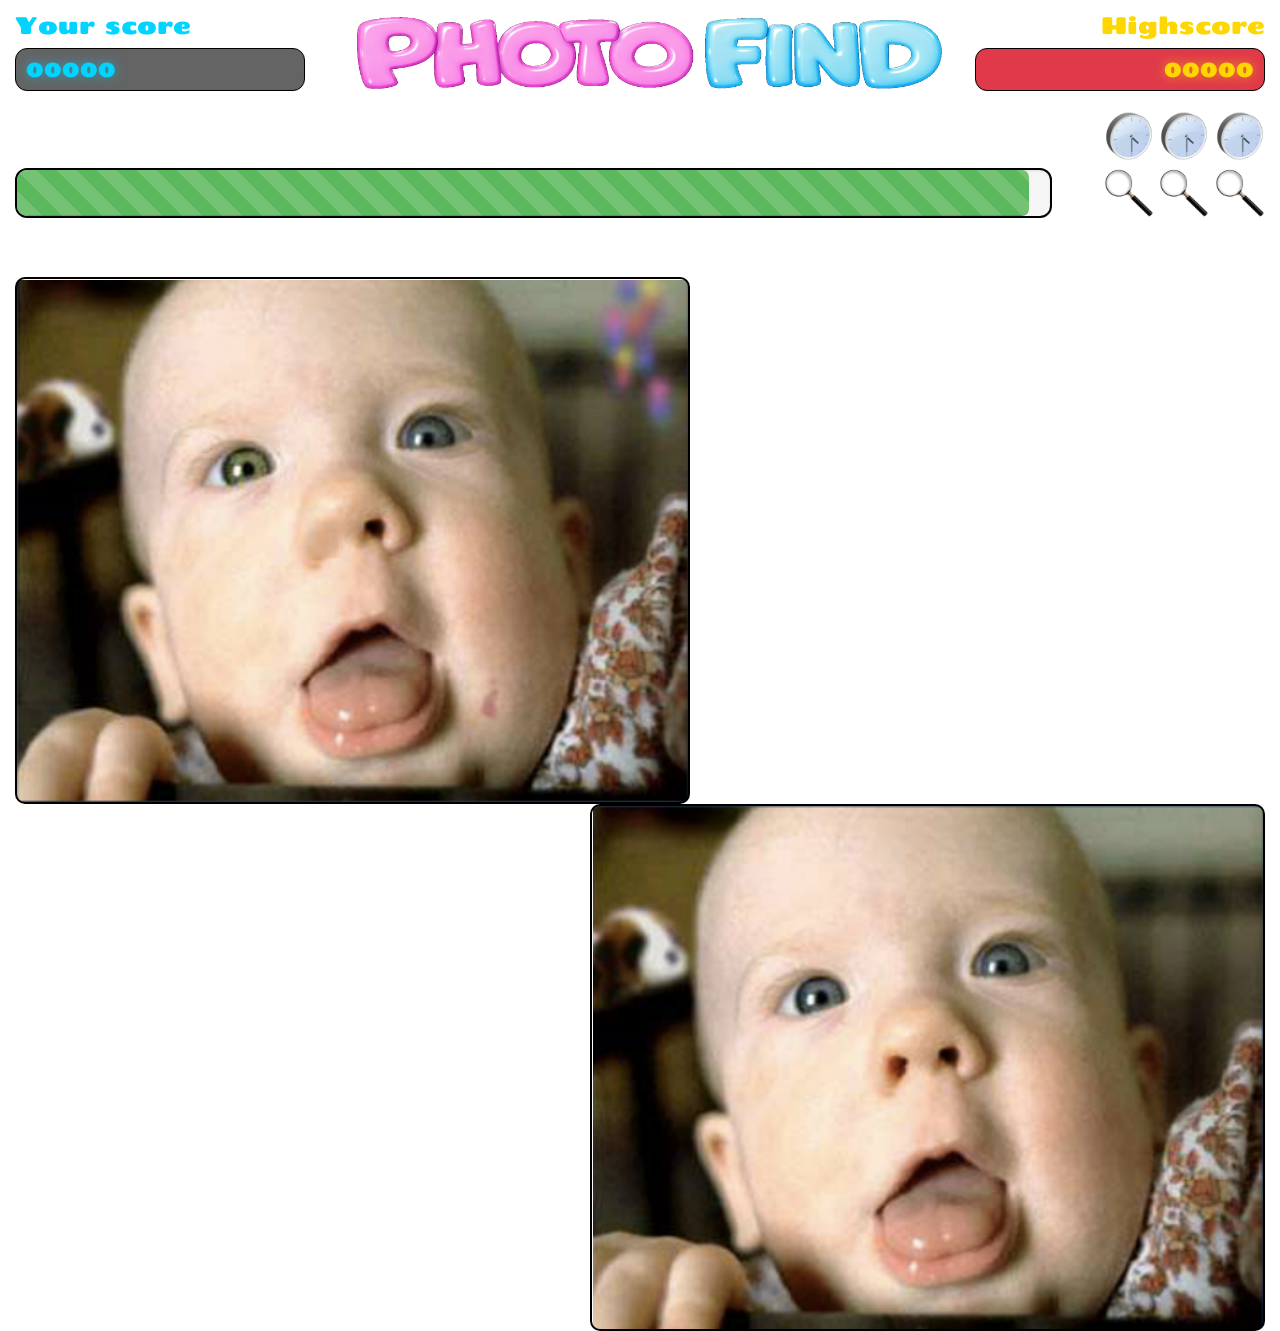
<file: loadphotofind.html>
<!DOCTYPE html>
<html>
<head>
    <meta charset="utf-8">
    <title>Spot the difference!</title>
    <link href="https://fonts.googleapis.com/css?family=Anonymous+Pro" rel="stylesheet">
    <link href="https://fonts.googleapis.com/css?family=Chango" rel="stylesheet">
    <link rel="stylesheet" href="css/bootstrap.min.css" charset="utf-8">
    <link rel="stylesheet" href="css/font-awesome-4.6.3/css/font-awesome.min.css" charset="utf-8">
    <link rel="stylesheet" href="css/animate.css" charset="utf-8">
    <link rel="stylesheet" href="css/style.css" charset="utf-8">
    <script src="js/external/jquery-3.1.0.min.js"></script>
    <script src="js/external/bootstrap.min.js"></script>
    <script src="js/answers.js"></script>
    <script src="js/main.js"></script>

    <style>
        /* ---- distinct score colors ---- */
        #score-ui {
            color: #00d4ff !important;
            /* bright cyan */
            text-shadow: 0 0 12px rgba(0, 212, 255, 0.5);
        }
        #highscore {
            color: #ffd700 !important;
            /* gold */
            text-shadow: 0 0 12px rgba(255, 215, 0, 0.5);
        }
        .score-label-your {
            color: #00d4ff;
        }
        .score-label-high {
            color: #ffd700;
        }

        /* ---- leaderboard table polish ---- */
        #win-leaderboard table,
        #lose-leaderboard table {
            background: #1a1a2e;
            border-radius: 8px;
            overflow: hidden;
        }
        #win-leaderboard th,
        #lose-leaderboard th {
            background: #0033cc !important;
            color: #fff !important;
            font-weight: 700;
            text-transform: uppercase;
            letter-spacing: 0.5px;
        }
        #win-leaderboard td,
        #lose-leaderboard td {
            color: #eee;
            padding: 6px 8px;
            border-bottom: 1px solid #333355;
        }
        #win-leaderboard tr:hover td,
        #lose-leaderboard tr:hover td {
            background: #2a2a4e;
        }
        .leaderboard-empty {
            color: #888;
            text-align: center;
            padding: 12px 0;
            font-style: italic;
        }

        /* ---- score entry panel tweaks ---- */
#win-score-entry input,
#lose-score-entry input {
    background: #111 !important;
    color: #fff !important;
    border: 2px solid #44aaff !important;
    border-radius: 6px !important;
    padding: 5px !important;
    width: 120px !important; /* <--- Increase this value */
    text-align: center !important;
    text-transform: uppercase !important;
    font-size: 1.5em !important;
}
        #win-score-entry input:focus,
        #lose-score-entry input:focus {
            outline: none;
            border-color: #ffd700 !important;
            box-shadow: 0 0 12px rgba(255, 215, 0, 0.3);
        }
        .btn-save-score {
            background: #28a745 !important;
            border: none !important;
            padding: 6px 18px !important;
            font-weight: 700 !important;
            letter-spacing: 0.5px;
            transition: all 0.2s;
        }
        .btn-save-score:hover {
            background: #34ce57 !important;
            transform: scale(1.04);
            box-shadow: 0 0 16px rgba(52, 206, 87, 0.4);
        }
        .btn-save-score:disabled {
            opacity: 0.5;
            transform: none !important;
            box-shadow: none !important;
        }

        /* ---- modal body dark theme override ---- */
        .modal-content {
            background: #1a1a2e !important;
            color: #eee !important;
            border: 1px solid #444477 !important;
        }
        .modal-header {
            border-bottom: 1px solid #333355 !important;
        }
        .modal-footer {
            border-top: 1px solid #333355 !important;
        }
        .modal-title {
            color: #ffd700 !important;
        }
        .close {
            color: #fff !important;
            opacity: 0.7;
        }
        .close:hover {
            opacity: 1;
        }

        /* ---- responsive tweaks ---- */
        @media (max-width: 768px) {
            #dashboard .col-sm-3,
            #dashboard .col-sm-6 {
                text-align: center !important;
            }
            #dashboard .col-sm-3.text-right {
                text-align: center !important;
            }
            #dashboard .col-sm-3.text-left {
                text-align: center !important;
            }
        }
    </style>
</head>

<body style="background: transparent !important;">

    <!-- ============ FANCY UI ACTION AREA ============ -->

    <!-- Current score | game logo | highscore + Time assist icons -->
    <div id="dashboard" class="container-fluid text-center restrict-height">
        <div class="row">
            <div class="col-sm-3 game-font text-left">
                <h3 class="game-font score-label-your">
                    Your score
                </h3>
                <div id="score-ui" class="score-ui dark">
                    00000
                </div>
            </div>
            <div id="logo" class="col-sm-6">
                <a href="https://github.com/nickangtc/spot-the-difference">
                    <img src="img/logo.png" alt="I'm open source! View code on github" style="width:100%;" />
                </a>
            </div>
            <div class="col-sm-3 text-right">
                <h3 class="game-font score-label-high">
                    Highscore
                </h3>
                <div id="highscore" class="game-font score-ui">
                    00000
                </div>
                <div id="assist-time">
                    <img class="icon" src="img/icon-time.png" alt="time icon" />
                    <img class="icon" src="img/icon-time.png" alt="time icon" />
                    <img class="icon" src="img/icon-time.png" alt="time icon" />
                </div>
            </div>
        </div>

        <!-- Time countdown bar | Clue assist icons -->
        <div class="row">
            <div class="col-sm-10">
                <div class="progress">
                    <div id="time-bar" class="progress-bar progress-bar-success progress-bar-striped active" style="width: 100%;" role="progressbar" aria-valuenow="45" aria-valuemin="0" aria-valuemax="100"></div>
                </div>
            </div>
            <div class="col-sm-2 text-right">
                <span id="assist-clue">
                    <img class="icon" src="img/icon-find.png" alt="clue icon" />
                    <img class="icon" src="img/icon-find.png" alt="clue icon" />
                    <img class="icon" src="img/icon-find.png" alt="clue icon" />
                </span>
            </div>
        </div>

    </div><!-- /.container-fluid#dashboard -->

    <!-- ============ GAMEPLAY AREA ============ -->
    <div id="images-area" class="container-fluid text-center restrict-height">
        <div id="game-stage" class="row">
            <!-- Left Picture Pane -->
            <div id="left-pane" class="col-sm-6 tight-fit img1a">
                <canvas id="canvas-left" width="675" height="527"></canvas>
            </div>

            <!-- Right Picture Pane -->
            <div id="right-pane" class="col-sm-6 tight-fit img1b pull-right">
                <canvas id="canvas-right" width="675" height="527"></canvas>
            </div>

            <div id="countdown-timer" class="animated infinite pulse game-font"></div>
        </div>
    </div>

    <!-- ============================================================ -->
    <!-- WIN MODAL  (Victory)                                          -->
    <!-- ============================================================ -->
    <div class="modal fade" id="videoPopUp" tabindex="-1" role="dialog" aria-labelledby="myModalLabel">
        <div class="modal-dialog" role="document">
            <div class="modal-content game-font">
                <div class="modal-header">
                    <button type="button" class="close" data-dismiss="modal" aria-label="Close"><span aria-hidden="true">&times;</span></button>
                    <h4 class="modal-title" id="myModalLabel">🎉 Nice job.</h4>
                </div>
                <div class="modal-body">
                    <iframe width="560" height="315" src="" frameborder="0" allowfullscreen></iframe>

                    <!-- Score entry panel -->
                    <div id="win-score-entry" style="margin-top:15px; text-align:center;">
                        <p style="font-size:1.2em;">Final Score: <strong id="win-final-score" style="color:#00d4ff;">0</strong></p>
                        <p>Enter your initials to save your score:</p>
                        <input type="text" id="win-initials" maxlength="3" placeholder="AAA"
                        style="font-size:1.5em; width:80px; text-align:center; text-transform:uppercase; border:2px solid #44aaff; border-radius:6px; padding:5px; background:#111; color:#fff;">
                        <button type="button" class="btn btn-success btn-save-score" id="win-save-btn" style="margin-left:10px;">Save Score</button>
                        <button type="button" class="btn btn-secondary" id="win-skip-btn" style="margin-left:6px; background:#555; border:none; color:#fff; padding:6px 14px; border-radius:4px;">Skip</button>
                    </div>

                    <!-- Leaderboard panel (hidden until saved) -->
                    <div id="win-leaderboard" style="display:none; margin-top:15px;">
                        <h5 style="text-align:center; color:#ffd700;">🏆 TOP 10 HI-SCORES</h5>
                        <table style="width:100%; border-collapse:collapse; font-size:0.95em;">
                            <thead><tr style="background:#0033cc; color:#fff;">
                                <th style="padding:6px;">#</th>
                                <th style="padding:6px;">INITIALS</th>
                                <th style="padding:6px;">SCORE</th>
                            </tr></thead>
                            <tbody id="win-leaderboard-body"></tbody>
                        </table>
                    </div>
                </div>
                <div class="modal-footer">
                    <button type="button" class="btn btn-primary" id="play-again-btn">Play Again</button>
                </div>
            </div>
        </div>
    </div>

    <!-- ============================================================ -->
    <!-- GAME OVER MODAL                                               -->
    <!-- ============================================================ -->
    <div class="modal fade" id="gameOverModal" tabindex="-1" role="dialog">
        <div class="modal-dialog" role="document">
            <div class="modal-content game-font">
                <div class="modal-header">
                    <h4 class="modal-title" style="color:#ff6b6b;">⏰ Time's Up!</h4>
                </div>
                <div class="modal-body">
                    <p>Better luck next time!</p>
                    <!-- Score entry panel -->
                    <div id="lose-score-entry" style="text-align:center;">
                        <p style="font-size:1.2em;">Final Score: <strong id="lose-final-score" style="color:#ff6b6b;">0</strong></p>
                        <p>Enter your initials to save your score:</p>
                        <input type="text" id="lose-initials" maxlength="3" placeholder="AAA"
                        style="font-size:1.5em; width:80px; text-align:center; text-transform:uppercase; border:2px solid #44aaff; border-radius:6px; padding:5px; background:#111; color:#fff;">
                        <button type="button" class="btn btn-success btn-save-score" id="lose-save-btn" style="margin-left:10px;">Save Score</button>
                        <button type="button" class="btn btn-secondary" id="lose-skip-btn" style="margin-left:6px; background:#555; border:none; color:#fff; padding:6px 14px; border-radius:4px;">Skip</button>
                    </div>
                    <!-- Leaderboard panel (hidden until saved) -->
                    <div id="lose-leaderboard" style="display:none; margin-top:15px;">
                        <h5 style="text-align:center; color:#ffd700;">🏆 TOP 10 HI-SCORES</h5>
                        <table style="width:100%; border-collapse:collapse; font-size:0.95em;">
                            <thead><tr style="background:#0033cc; color:#fff;">
                                <th style="padding:6px;">#</th>
                                <th style="padding:6px;">INITIALS</th>
                                <th style="padding:6px;">SCORE</th>
                            </tr></thead>
                            <tbody id="lose-leaderboard-body"></tbody>
                        </table>
                    </div>
                </div>
                <div class="modal-footer">
                </div>
            </div>
        </div>
    </div>

    <!-- ============ AUDIO ============ -->
    <audio id="right-fx" src="fx/correct-sound.mp3" type="audio/mpeg"></audio>
    <audio id="wrong-fx" src="fx/wrong-sound.mp3" type="audio/mpeg"></audio>
    <audio id="time-fx" src="fx/FF7-boost.mp3" type="audio/mpeg"></audio>
    <audio id="clue-fx" src="fx/FF7-clue.mp3" type="audio/mpeg"></audio>
    <audio id="ticking" src="fx/ticking-sound.mp3" type="audio/mpeg"></audio>
    <audio id="gameover" src="fx/FF7-gameover.mp3" type="audio/mpeg"></audio>

    <!-- ============================================================ -->
    <!-- EMBEDDED JAVASCRIPT  –  Leaderboard & Highscore logic        -->
    <!-- ============================================================ -->
    <script>
        (function() {
            'use strict';

            // ---------- storage key ----------
            var STORAGE_KEY = 'spotTheDiffLeaderboard';

            // ---------- helpers ----------
            function loadLeaderboard() {
                try {
                    var raw = localStorage.getItem(STORAGE_KEY);
                    if (!raw) return [];
                    var data = JSON.parse(raw);
                    return Array.isArray(data) ? data : [];
                } catch (_) { return []; }
            }

            function saveLeaderboard(data) {
                localStorage.setItem(STORAGE_KEY, JSON.stringify(data));
            }

            function getHighscore() {
                var lb = loadLeaderboard();
                return lb.length > 0 ? lb[0].score : 0;
            }

            // format score with leading zeros (5 digits)
            function formatScore(num) {
                return String(Math.floor(num)).padStart(5, '0').slice(0, 5);
            }

            // update the highscore display at top
            function updateHighscoreDisplay() {
                var hs = getHighscore();
                var el = document.getElementById('highscore');
                if (el) el.textContent = formatScore(hs);
            }

            // render leaderboard into a tbody
            function renderLeaderboard(tbodyId) {
                var tbody = document.getElementById(tbodyId);
                if (!tbody) return;
                var lb = loadLeaderboard();
                var html = '';
                if (lb.length === 0) {
                    html = '<tr><td colspan="3" class="leaderboard-empty">No scores yet. Be the first!</td></tr>';
                } else {
                    for (var i = 0; i < lb.length; i++) {
                        var entry = lb[i];
                        var rank = i + 1;
                        var medal = '';
                        if (rank === 1) medal = '🥇 ';
                        else if (rank === 2) medal = '🥈 ';
                        else if (rank === 3) medal = '🥉 ';
                        var initials = (entry.initials || '???').toUpperCase().slice(0, 3);
                        html += '<tr>' +
                            '<td style="text-align:center;font-weight:700;">' + medal + rank + '</td>' +
                            '<td style="text-align:center;font-weight:600;letter-spacing:1px;">' + initials + '</td>' +
                            '<td style="text-align:center;color:#ffd700;font-weight:700;">' + entry.score + '</td>' +
                            '</tr>';
                    }
                }
                tbody.innerHTML = html;
            }

            // add a score to the leaderboard, return updated leaderboard
            function addScore(initials, score) {
                if (!initials || initials.trim().length === 0) return null;
                var clean = initials.trim().toUpperCase().slice(0, 3);
                if (clean.length === 0) return null;
                var lb = loadLeaderboard();
                lb.push({ initials: clean, score: Math.floor(score) });
                // sort descending by score
                lb.sort(function(a, b) { return b.score - a.score; });
                // keep top 10
                if (lb.length > 10) lb.length = 10;
                saveLeaderboard(lb);
                updateHighscoreDisplay();
                return lb;
            }

            // ---------- common: show leaderboard in a modal ----------
            function showLeaderboardInModal(modalId, tbodyId) {
                var modal = document.getElementById(modalId);
                if (!modal) return;
                var panel = modal.querySelector('.modal-body #' + (modalId === 'videoPopUp' ? 'win-leaderboard' :
                    'lose-leaderboard'));
                if (panel) {
                    panel.style.display = 'block';
                    renderLeaderboard(tbodyId);
                }
            }

            // ---------- handle save (win) ----------
            function handleWinSave() {
                var input = document.getElementById('win-initials');
                var scoreEl = document.getElementById('win-final-score');
                var initials = input ? input.value.trim() : '';
                var score = scoreEl ? parseInt(scoreEl.textContent, 10) || 0 : 0;

                if (!initials) {
                    input.focus();
                    input.style.borderColor = '#ff6b6b';
                    setTimeout(function() { input.style.borderColor = '#44aaff'; }, 800);
                    return;
                }
                input.style.borderColor = '#44aaff';

                var lb = addScore(initials, score);
                if (lb) {
                    // hide entry panel, show leaderboard
                    document.getElementById('win-score-entry').style.display = 'none';
                    showLeaderboardInModal('videoPopUp', 'win-leaderboard-body');
                    // disable save button to prevent double-save
                    document.getElementById('win-save-btn').disabled = true;
                }
            }

            // ---------- handle save (lose) ----------
            function handleLoseSave() {
                var input = document.getElementById('lose-initials');
                var scoreEl = document.getElementById('lose-final-score');
                var initials = input ? input.value.trim() : '';
                var score = scoreEl ? parseInt(scoreEl.textContent, 10) || 0 : 0;

                if (!initials) {
                    input.focus();
                    input.style.borderColor = '#ff6b6b';
                    setTimeout(function() { input.style.borderColor = '#44aaff'; }, 800);
                    return;
                }
                input.style.borderColor = '#44aaff';

                var lb = addScore(initials, score);
                if (lb) {
                    document.getElementById('lose-score-entry').style.display = 'none';
                    showLeaderboardInModal('gameOverModal', 'lose-leaderboard-body');
                    document.getElementById('lose-save-btn').disabled = true;
                }
            }

            // ---------- skip (hide entry, show leaderboard anyway) ----------
            function handleWinSkip() {
                document.getElementById('win-score-entry').style.display = 'none';
                showLeaderboardInModal('videoPopUp', 'win-leaderboard-body');
                document.getElementById('win-save-btn').disabled = true;
            }

            function handleLoseSkip() {
                document.getElementById('lose-score-entry').style.display = 'none';
                showLeaderboardInModal('gameOverModal', 'lose-leaderboard-body');
                document.getElementById('lose-save-btn').disabled = true;
            }

            // ---------- reset modals when they re-open ----------
            function resetModalState(modalId, entryId, tbodyId, saveBtnId) {
                var modal = document.getElementById(modalId);
                if (!modal) return;
                // show entry panel
                var entryPanel = modal.querySelector('.modal-body #' + entryId);
                if (entryPanel) entryPanel.style.display = 'block';
                // hide leaderboard
                var lbPanel = modal.querySelector('.modal-body #' + (modalId === 'videoPopUp' ? 'win-leaderboard' :
                    'lose-leaderboard'));
                if (lbPanel) lbPanel.style.display = 'none';
                // enable save button
                var btn = document.getElementById(saveBtnId);
                if (btn) btn.disabled = false;
                // clear input
                var input = modal.querySelector('input[type="text"]');
                if (input) input.value = '';
                // clear tbody
                var tbody = document.getElementById(tbodyId);
                if (tbody) tbody.innerHTML = '';
            }

            // ---------- init ----------
            function init() {
                // load highscore on page load
                updateHighscoreDisplay();

                // ----- win modal -----
                var winSaveBtn = document.getElementById('win-save-btn');
                if (winSaveBtn) winSaveBtn.addEventListener('click', handleWinSave);

                var winSkipBtn = document.getElementById('win-skip-btn');
                if (winSkipBtn) winSkipBtn.addEventListener('click', handleWinSkip);

                // when win modal opens, reset state
                $('#videoPopUp').on('show.bs.modal', function() {
                    resetModalState('videoPopUp', 'win-score-entry', 'win-leaderboard-body', 'win-save-btn');
                    // also re-render highscore in case it changed
                    updateHighscoreDisplay();
                });

                // ----- lose modal -----
                var loseSaveBtn = document.getElementById('lose-save-btn');
                if (loseSaveBtn) loseSaveBtn.addEventListener('click', handleLoseSave);

                var loseSkipBtn = document.getElementById('lose-skip-btn');
                if (loseSkipBtn) loseSkipBtn.addEventListener('click', handleLoseSkip);

                $('#gameOverModal').on('show.bs.modal', function() {
                    resetModalState('gameOverModal', 'lose-score-entry', 'lose-leaderboard-body', 'lose-save-btn');
                    updateHighscoreDisplay();
                });

                // ----- Play Again / Try Again buttons -----
                var playAgain = document.getElementById('play-again-btn');
                if (playAgain) {
                    playAgain.addEventListener('click', function() {
                        $('#videoPopUp').modal('hide');
                        if (typeof window.playAgain === 'function') window.playAgain();
                    });
                }

                var tryAgain = document.getElementById('try-again-btn');
                if (tryAgain) {
                    tryAgain.addEventListener('click', function() {
                        $('#gameOverModal').modal('hide');
                        if (typeof window.tryAgain === 'function') window.tryAgain();
                    });
                }

                // ----- Enter key on inputs -----
                var winInput = document.getElementById('win-initials');
                if (winInput) {
                    winInput.addEventListener('keydown', function(e) {
                        if (e.key === 'Enter') handleWinSave();
                    });
                }
                var loseInput = document.getElementById('lose-initials');
                if (loseInput) {
                    loseInput.addEventListener('keydown', function(e) {
                        if (e.key === 'Enter') handleLoseSave();
                    });
                }

                // ----- also update highscore periodically (defensive) -----
                setInterval(updateHighscoreDisplay, 3000);

                console.log('[Leaderboard] Initialized. Highscore:', getHighscore());
            }

            // run after DOM ready
            if (document.readyState === 'loading') {
                document.addEventListener('DOMContentLoaded', init);
            } else {
                init();
            }

            // expose to global for main.js to call if needed
            window.updateHighscoreDisplay = updateHighscoreDisplay;
            window.getHighscore = getHighscore;
            window.addScore = addScore;
            window.renderLeaderboard = renderLeaderboard;
            window.loadLeaderboard = loadLeaderboard;

        })();
    </script>

</body>
</html>
</file>
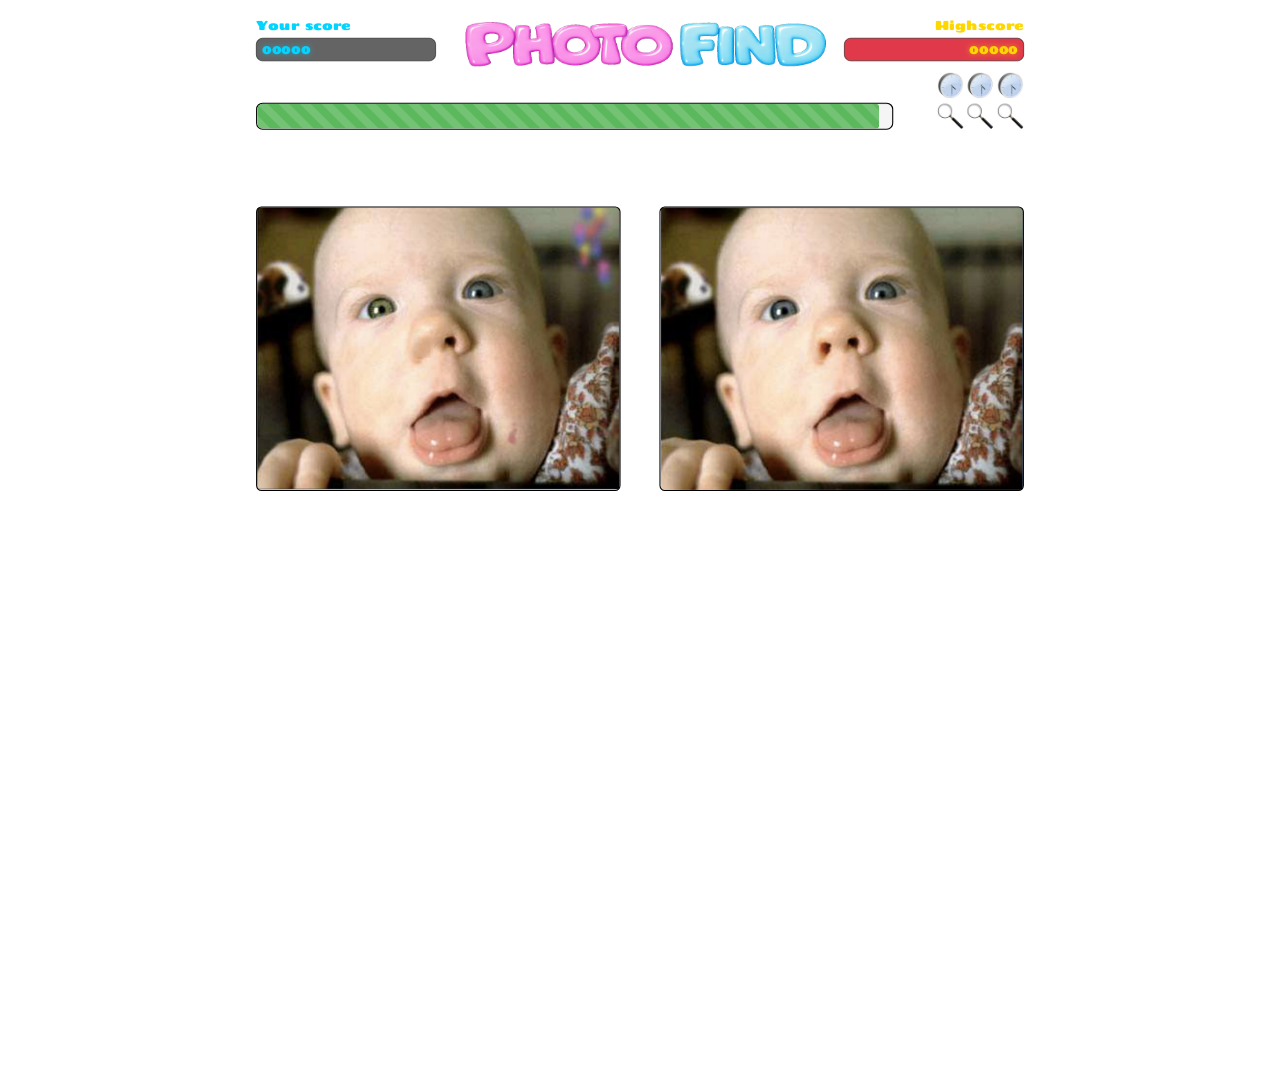
<file: photofind.html>
<!DOCTYPE html>
<html>
<head>
    <meta charset="utf-8">
    <meta name="viewport" content="width=device-width, initial-scale=1.0">
    <title>Photo Find</title>
    <style>
        * {
            margin: 0;
            padding: 0;
            box-sizing: border-box;
        }
        html {
            transform: scale(1.2);
            transform-origin: top center;
        }
        body {
            overflow: hidden;               /* no scrollbars */
            background: transparent;
            height: 100vh;
            width: 100vw;
        }
        iframe {
            position: fixed;
            top: 10px;
            left: 50%;                     /* horizontal center */
            display: block;
            /* fixed size: must be (visual_width / zoom) */
            /* visual width = 1040px (twice 520), visual height = 520px (twice 260) */
            /* zoom 33% → scale(0.33) → actual size = 1040/0.33 = 3152px, 520/0.33 = 1576px */
            width: 1452px;
            height: 1176px;
            border: none;
            transform: translateX(-50%) scale(0.45);
            transform-origin: top center;  /* keep top aligned, center horizontally */
            overflow: hidden;              /* safety */
        }
    </style>
</head>
<br/>
<body>
    <iframe src="loadphotofind.html" scrolling="no"></iframe>
</body>
</html>
</file>
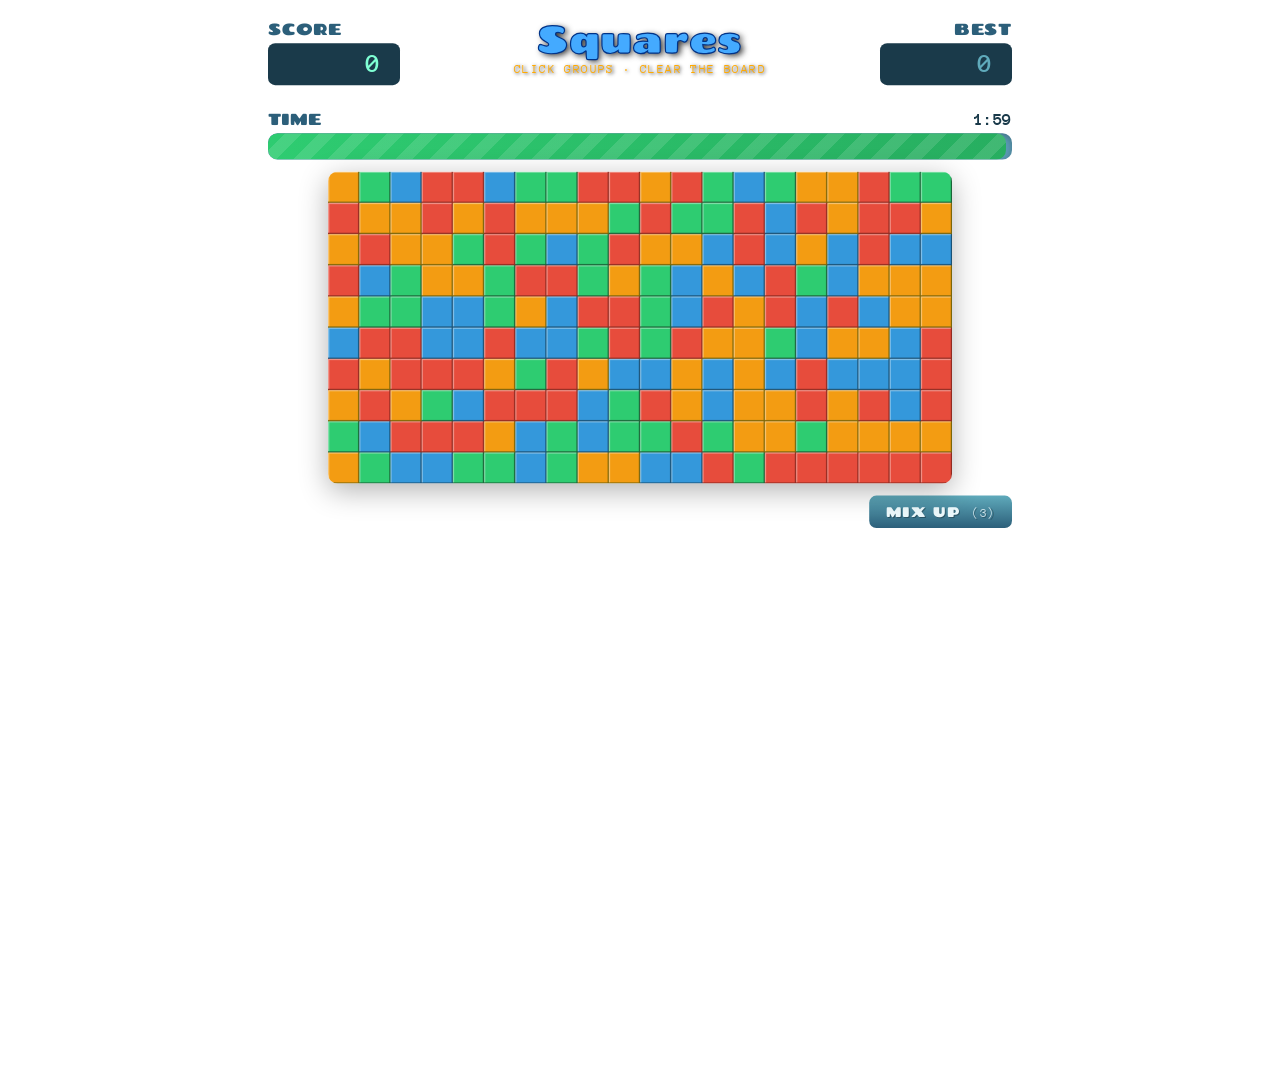
<file: squares.html>
<!DOCTYPE html>
<html lang="en">
<head>
  <meta charset="utf-8">
  <meta name="viewport" content="width=device-width, initial-scale=1, maximum-scale=1, user-scalable=no">
  <title>Squares</title>
  <link href="https://fonts.googleapis.com/css2?family=Chango&family=Anonymous+Pro:wght@400;700&display=swap" rel="stylesheet">
  <script src="sfx.js"></script>
  <style>
    *, *::before, *::after { box-sizing: border-box; margin: 0; padding: 0; }
html {
            transform: scale(1.2);
            transform-origin: top center;
        }
    body {
      background: transparent;
      font-family: 'Anonymous Pro', monospace;
      min-height: 100vh;
      display: flex;
      flex-direction: column;
      align-items: center;
      padding: 16px 8px 24px;
    }

    /* ── HEADER / DASHBOARD ── */
    #dashboard {
      width: 100%;
      max-width: 620px;
      margin-bottom: 12px;
    }

    .dash-row {
      display: flex;
      align-items: flex-start;
      justify-content: space-between;
      gap: 12px;
      margin-bottom: 8px;
    }

    .dash-cell { flex: 1; }
    .dash-cell.center { flex: 0 0 auto; text-align: center; }

    .dash-label {
      font-family: 'Chango', cursive;
      font-size: 13px;
      color: #2c5f7a;
      letter-spacing: 0.5px;
      margin-bottom: 4px;
    }

    .score-box {
      background: #1a3a4a;
      color: #7fffd4;
      font-family: 'Anonymous Pro', monospace;
      font-size: 22px;
      font-weight: 700;
      padding: 6px 14px;
      border-radius: 6px;
      letter-spacing: 2px;
      min-width: 110px;
      display: inline-block;
      text-align: right;
    }

    .score-box.dim { color: #5faabb; }

    #game-title {
      font-family: 'Chango', cursive;
      font-size: 32px;
      color: #44aaff;
      -webkit-text-stroke: 1px #003388;
      text-shadow: 2px 2px 5px rgba(0, 0, 0, 0.8);
      line-height: 1;
      margin-bottom: 4px;
    }

    #game-subtitle {
      font-size: 11px;
      color: #ffaa00;
      text-shadow: 1px 1px 3px rgba(0, 0, 0, 0.8);
      letter-spacing: 1px;
    }

    /* ── TIMER BAR ── */
    #timer-section {
      width: 100%;
      max-width: 620px;
      margin-bottom: 10px;
    }

    .timer-label-row {
      display: flex;
      justify-content: space-between;
      align-items: center;
      margin-bottom: 4px;
    }

    .timer-label {
      font-family: 'Chango', cursive;
      font-size: 13px;
      color: #2c5f7a;
    }

    #time-remaining {
      font-family: 'Anonymous Pro', monospace;
      font-weight: 700;
      font-size: 15px;
      color: #1a3a4a;
    }

    .progress-track {
      background: #5b9bb5;
      border-radius: 8px;
      height: 22px;
      width: 100%;
      overflow: hidden;
      box-shadow: inset 0 2px 6px rgba(0,0,0,0.25);
    }

    #time-bar {
      height: 100%;
      background: linear-gradient(90deg, #2ecc71, #27ae60);
      border-radius: 8px;
      transition: width 0.4s linear, background 0.4s;
      position: relative;
      overflow: hidden;
    }

    #time-bar::after {
      content: '';
      position: absolute;
      top: 0; left: -60px; right: 0; bottom: 0;
      background: repeating-linear-gradient(
        -45deg,
        transparent,
        transparent 10px,
        rgba(255,255,255,0.12) 10px,
        rgba(255,255,255,0.12) 20px
      );
      animation: stripe-move 1.2s linear infinite;
    }

    @keyframes stripe-move {
      from { transform: translateX(0); }
      to { transform: translateX(40px); }
    }

    #time-bar.warning {
      background: linear-gradient(90deg, #f39c12, #e67e22);
    }
    #time-bar.danger {
      background: linear-gradient(90deg, #e74c3c, #c0392b);
    }

    /* ── CANVAS WRAPPER ── */
    #canvas-wrapper {
      position: relative;
      display: inline-block;
    }

    #gameCanvas {
      display: block;
      border-radius: 8px;
      box-shadow: 0 6px 24px rgba(0,0,0,0.3);
      cursor: pointer;
      touch-action: none;
    }

    /* ── OVERLAY MESSAGES ── */
    #overlay {
      position: absolute;
      top: 0; left: 0; right: 0; bottom: 0;
      display: none;
      flex-direction: column;
      align-items: center;
      justify-content: center;
      border-radius: 8px;
      background: rgba(26,58,74,0.88);
      backdrop-filter: blur(2px);
      gap: 14px;
    }

    #overlay.visible { display: flex; }

    #overlay-title {
      font-family: 'Chango', cursive;
      font-size: 36px;
      color: #7fffd4;
      text-align: center;
      text-shadow: 2px 2px 0 #000;
    }

    #overlay-detail {
      font-size: 15px;
      color: #cce8f0;
      text-align: center;
      line-height: 1.6;
    }

    #overlay-btn {
      font-family: 'Chango', cursive;
      font-size: 18px;
      background: #2ecc71;
      color: #1a3a4a;
      border: none;
      border-radius: 6px;
      padding: 10px 32px;
      cursor: pointer;
      transition: transform 0.1s, background 0.15s;
    }

    #overlay-btn:hover { background: #27ae60; transform: scale(1.04); }

    /* ── CONTROLS ── */
    #controls {
      width: 100%;
      max-width: 620px;
      display: flex;
      justify-content: flex-end;
      gap: 10px;
      margin-top: 10px;
    }

    .ctrl-btn {
      font-family: 'Chango', cursive;
      font-size: 15px;
      padding: 9px 0;
      border: none;
      border-radius: 6px;
      cursor: pointer;
      transition: transform 0.1s, opacity 0.15s;
      letter-spacing: 0.5px;
    }

    .ctrl-btn:hover { transform: scale(1.03); }
    .ctrl-btn:active { transform: scale(0.97); }

    #mixup-btn {
      flex: 0 0 auto;
      font-size: 12px;
      padding: 6px 14px;
      background: linear-gradient(180deg, #5faabb, #2c5f7a);
      color: #ecf9fc;
      text-shadow: 1px 1px 0 rgba(0,0,0,0.3);
    }
    #mixup-btn:disabled {
      opacity: 0.4;
      cursor: not-allowed;
      transform: none;
    }
    #mixup-btn .mixup-count {
      font-family: 'Anonymous Pro', monospace;
      font-size: 11px;
      opacity: 0.85;
      margin-left: 4px;
    }

    /* ── NAME PROMPT & TOP 10 OVERLAYS ── */
    .full-overlay {
      display: none;
      position: fixed;
      inset: 0;
      background: rgba(0,0,0,0.6);
      align-items: center;
      justify-content: center;
      z-index: 100;
    }

    .full-overlay.visible { display: flex; }

    .name-box {
      background: #1a3a4a;
      border-radius: 10px;
      padding: 28px 32px;
      text-align: center;
      max-width: 380px;
      width: 90%;
      box-shadow: 0 8px 32px rgba(0,0,0,0.5);
    }

    .name-box h2 {
      font-family: 'Chango', cursive;
      color: #7fffd4;
      font-size: 22px;
      margin-bottom: 6px;
    }

    .name-box p {
      color: #cce8f0;
      font-size: 13px;
      margin-bottom: 14px;
    }

    #name-input {
      width: 100%;
      background: #0d2030;
      border: 2px solid #2c5f7a;
      border-radius: 6px;
      color: #7fffd4;
      font-family: 'Anonymous Pro', monospace;
      font-size: 18px;
      padding: 8px 12px;
      text-align: center;
      letter-spacing: 2px;
      margin-bottom: 14px;
      outline: none;
    }

    #name-input:focus { border-color: #7fffd4; }

    .action-submit {
      font-family: 'Chango', cursive;
      font-size: 16px;
      background: #2ecc71;
      color: #1a3a4a;
      border: none;
      border-radius: 6px;
      padding: 8px 28px;
      cursor: pointer;
      width: 100%;
    }

    .action-submit:hover { background: #27ae60; }

    /* ── TOP 10 LIST ITEMS ── */
    .top10-row {
      display: flex;
      align-items: center;
      gap: 10px;
      padding: 5px 0;
      border-bottom: 1px solid rgba(127,255,212,0.12);
      font-size: 14px;
      text-align: left;
    }

    .top10-row:last-child { border-bottom: none; }

    .t10-rank {
      font-family: 'Chango', cursive;
      font-size: 16px;
      color: #5faabb;
      width: 28px;
      text-align: right;
    }

    .t10-rank.gold   { color: #f1c40f; }
    .t10-rank.silver { color: #bdc3c7; }
    .t10-rank.bronze { color: #cd7f32; }

    .t10-name { flex: 1; color: #cce8f0; }

    .t10-score {
      font-weight: 700;
      color: #7fffd4;
      letter-spacing: 1px;
    }

    .t10-time { color: #7a9eb0; font-size: 12px; width: 44px; text-align: right; }

    .top10-empty {
      color: #5faabb;
      font-size: 13px;
      text-align: center;
      padding: 12px 0;
    }

    #top10-clear {
      font-family: 'Anonymous Pro', monospace;
      font-size: 11px;
      background: none;
      border: 1px solid #2c5f7a;
      color: #5faabb;
      border-radius: 4px;
      padding: 4px 10px;
      cursor: pointer;
      margin-top: 12px;
    }

    #top10-clear:hover { color: #e74c3c; border-color: #e74c3c; }

    /* ── FLICKER for game over ── */
    @keyframes pulse-danger {
      0%, 100% { box-shadow: 0 6px 24px rgba(0,0,0,0.3); }
      50% { box-shadow: 0 0 30px rgba(231,76,60,0.7); }
    }
    #canvas-wrapper.danger { animation: pulse-danger 0.6s ease infinite; }
  </style>
</head>
<body>

<div id="dashboard">
  <div class="dash-row">
    <div class="dash-cell">
      <div class="dash-label">SCORE</div>
      <div class="score-box" id="score-display">0</div>
    </div>
    <div class="dash-cell center">
      <div id="game-title">Squares</div>
      <div id="game-subtitle">CLICK GROUPS · CLEAR THE BOARD</div>
    </div>
    <div class="dash-cell" style="text-align:right">
      <div class="dash-label">BEST</div>
      <div class="score-box dim" id="best-display">0</div>
    </div>
  </div>
</div>

<div id="timer-section">
  <div class="timer-label-row">
    <span class="timer-label">TIME</span>
    <span id="time-remaining">2:00</span>
  </div>
  <div class="progress-track">
    <div id="time-bar"></div>
  </div>
</div>

<div id="canvas-wrapper">
  <canvas id="gameCanvas" width="520" height="260"></canvas>
  <div id="overlay">
    <div id="overlay-title">GAME OVER</div>
    <div id="overlay-detail"></div>
  </div>
</div>

<!-- controls: New Game button removed -->
<div id="controls">
  <button id="mixup-btn" class="ctrl-btn">MIX UP <span class="mixup-count" id="mixup-count">(3)</span></button>
</div>

<div id="name-prompt" class="full-overlay">
  <div class="name-box">
    <h2>HIGH SCORE!</h2>
    <p id="name-prompt-detail">Enter your name for the leaderboard</p>
    <input id="name-input" type="text" maxlength="12" placeholder="YOUR NAME" autocomplete="off" />
    <br>
    <button id="name-submit" class="action-submit">SAVE</button>
  </div>
</div>

<div id="top10-overlay" class="full-overlay" style="z-index: 150;">
  <div class="name-box">
    <h2 style="margin-bottom: 12px;">🏆 TOP 10 SCORES</h2>
    <div id="top10-list" style="margin-bottom: 20px;"></div>
  </div>
</div>

<script>
(function() {

  // ── CONSTANTS ──────────────────────────────────────────────────────────────
  const WIDTH  = 20;   // columns
  const HEIGHT = 10;   // rows
  const TILE   = 26;   // px
  const BORDER = 0;
  const GAME_TIME = 120;
  const MAX_MIXUPS = 3;  // Boxxi-style limited "Mix Up" assists per game

  // Colour palette (4 colours + empty = index 0)
  // Each colour: [base, dark shadow, light highlight]
  const COLORS = [
    null, // 0 = empty
    { b:'#e74c3c', d:'#922b21', l:'#f1948a' }, // red
    { b:'#3498db', d:'#1a5276', l:'#85c1e9' }, // blue
    { b:'#2ecc71', d:'#1a6638', l:'#82e0aa' }, // green
    { b:'#f39c12', d:'#7d6608', l:'#f8c471' }, // orange
  ];

  // ── STATE ──────────────────────────────────────────────────────────────────
  let table = [];
  let score = 0;
  let markedCount = 0; // 0 = none marked, >0 = group selected, -1 = game over
  let timerSeconds = GAME_TIME;
  let timerInterval = null;
  let gameActive = false;
  let pendingScore = 0; // score to record after name entry
  let mixUpsRemaining = MAX_MIXUPS;

  // ── one-shot hurry flag ──
  let hurryFired = false;

  // ── DOM ───────────────────────────────────────────────────────────────────
  const canvas   = document.getElementById('gameCanvas');
  const ctx      = canvas.getContext('2d');
  const scoreEl  = document.getElementById('score-display');
  const bestEl   = document.getElementById('best-display');
  const timeBar  = document.getElementById('time-bar');
  const timeText = document.getElementById('time-remaining');
  const overlay  = document.getElementById('overlay');
  const overlayTitle  = document.getElementById('overlay-title');
  const overlayDetail = document.getElementById('overlay-detail');
  const top10Overlay  = document.getElementById('top10-overlay');
  const top10List     = document.getElementById('top10-list');
  const namePrompt    = document.getElementById('name-prompt');
  const nameInput     = document.getElementById('name-input');
  const nameDetail    = document.getElementById('name-prompt-detail');
  const canvasWrapper = document.getElementById('canvas-wrapper');
  const mixupBtn   = document.getElementById('mixup-btn');
  const mixupCount = document.getElementById('mixup-count');

  // ── HELPERS ───────────────────────────────────────────────────────────────
  const cellState = (x, y) =>
    x < 0 || y < 0 || x >= WIDTH || y >= HEIGHT ? 0 : table[WIDTH * y + x];

  const points = (m) => (m - 2) * (m - 2); // (m-2)^2

  function resetTable(fn) {
    fn = fn || (() => Math.floor(Math.random() * 4) + 1);
    for (let i = 0; i < WIDTH * HEIGHT; i++) table[i] = fn(table[i]);
  }

  function swap(x1,y1,x2,y2) {
    let p1 = WIDTH*y1+x1, p2 = WIDTH*y2+x2, t = table[p1];
    table[p1] = table[p2]; table[p2] = t;
  }

  // Recursively mark a connected group; returns count of newly marked
  function markGroup(x, y, c) {
    if (cellState(x,y) <= 0 || c !== cellState(x,y)) return 0;
    table[WIDTH*y+x] = -c;
    return 1 + markGroup(x-1,y,c) + markGroup(x,y-1,c)
             + markGroup(x+1,y,c) + markGroup(x,y+1,c);
  }

  // Check if any group of 2+ exists
  function hasMovesLeft() {
    for (let x=0; x<WIDTH; x++) for (let y=0; y<HEIGHT; y++) {
      const c = cellState(x,y);
      if (c > 0) {
        if (cellState(x+1,y)===c || cellState(x,y+1)===c) return true;
      }
    }
    return false;
  }

  function countRemaining() {
    return table.filter(v => v > 0).length;
  }

  // ── DRAW ──────────────────────────────────────────────────────────────────
  function draw() {
    const W = canvas.width, H = canvas.height;
    ctx.fillStyle = '#0d2030';
    ctx.fillRect(0, 0, W, H);

    for (let x = 0; x < WIDTH; x++) {
      for (let y = 0; y < HEIGHT; y++) {
        const raw = cellState(x, y);
        const abs = Math.abs(raw);
        const marked = raw < 0;
        if (abs === 0) continue;

        const col = COLORS[abs];
        const px = x * TILE + BORDER;
        const py = y * TILE + BORDER;

        // shadow
        ctx.fillStyle = col.d;
        ctx.fillRect(px, py, TILE, TILE);
        // highlight
        ctx.fillStyle = col.l;
        ctx.fillRect(px, py, TILE-1, TILE-1);
        // base
        ctx.fillStyle = marked ? col.l : col.b;
        ctx.fillRect(px+1, py+1, TILE-2, TILE-2);

        if (marked) {
          // inner marker
          const mp = 6;
          ctx.fillStyle = col.d;
          ctx.fillRect(px+mp, py+mp, TILE-mp*2, TILE-mp*2);
        }
      }
    }
  }

  // ── TIMER ─────────────────────────────────────────────────────────────────
  function updateTimerUI() {
    const pct = timerSeconds / GAME_TIME * 100;
    timeBar.style.width = pct + '%';
    timeBar.className = pct > 50 ? '' : pct > 20 ? 'warning' : 'danger';
    const m = Math.floor(timerSeconds / 60);
    const s = timerSeconds % 60;
    timeText.textContent = m + ':' + String(s).padStart(2,'0');
    canvasWrapper.className = pct <= 15 ? 'danger' : '';

    if (pct <= 20 && !hurryFired && gameActive) {
      hurryFired = true;
      if (typeof SFX !== 'undefined' && SFX.hurry) SFX.hurry();
    }
  }

  function startTimer() {
    hurryFired = false;
    clearInterval(timerInterval);
    timerSeconds = GAME_TIME;
    updateTimerUI();
    timerInterval = setInterval(() => {
      timerSeconds--;
      updateTimerUI();
      if (timerSeconds <= 0) {
        clearInterval(timerInterval);
        endGame('⏱ TIME\'S UP!');
      }
    }, 1000);
  }

  function stopTimer() { clearInterval(timerInterval); }

  // ── GRAVITY & COLUMN COMPACTION ────────────────────────────────────────────
  function compactBoard() {
    // Drop tiles down
    for (let x = 0; x < WIDTH; x++) {
      let changed = true;
      while (changed) {
        changed = false;
        for (let y = 1; y < HEIGHT; y++) {
          if (!cellState(x,y) && cellState(x,y-1)) {
            swap(x, y, x, y-1);
            changed = true;
          }
        }
      }
    }
    // Shift columns left
    let changed = true;
    while (changed) {
      changed = false;
      for (let x = 1; x < WIDTH; x++) {
        if (!cellState(x-1, HEIGHT-1) && cellState(x, HEIGHT-1)) {
          for (let y = 0; y < HEIGHT; y++) swap(x, y, x-1, y);
          changed = true;
        }
      }
    }
  }

  // ── MIX UP (Boxxi-style assist) ─────────────────────────────────────────
  // Shuffles the currently-placed tiles into new positions. Same count of
  // each color stays on the board — it just rearranges them so a player
  // who's stuck (or just wants a different layout) gets fresh groupings.
  // Limited uses per game, like the arcade original.
  function updateMixupUI() {
    mixupCount.textContent = '(' + mixUpsRemaining + ')';
    mixupBtn.disabled = !gameActive || mixUpsRemaining <= 0;
  }

  function mixUp() {
    if (!gameActive || mixUpsRemaining <= 0) return;

    // Clear any current selection first
    resetTable(Math.abs);
    markedCount = 0;

    // Extract indices and values of non-empty tiles
    const tileIndices = [];
    const tileValues = [];
    for (let i = 0; i < table.length; i++) {
      if (table[i] !== 0) {
        tileIndices.push(i);
        tileValues.push(table[i]);
      }
    }

    // Fisher-Yates shuffle ONLY the extracted tile values
    for (let i = tileValues.length - 1; i > 0; i--) {
      const j = Math.floor(Math.random() * (i + 1));
      const t = tileValues[i];
      tileValues[i] = tileValues[j];
      tileValues[j] = t;
    }

    // Re-insert shuffled tiles into their original valid spots
    for (let i = 0; i < tileIndices.length; i++) {
      table[tileIndices[i]] = tileValues[i];
    }

    mixUpsRemaining--;
    updateMixupUI();

    if (typeof SFX !== 'undefined' && SFX.good) SFX.good();
    draw();
    flashMessage('🔀 MIXED UP!');

    // Safety net: if the shuffle happens to leave no possible moves, give
    // the player fresh tiles rather than stranding them.
    if (!hasMovesLeft()) {
      setTimeout(() => { resetTable(); markedCount = 0; draw(); }, 900);
    }
  }
  // ── FLASH MESSAGE (brief canvas overlay, no game pause) ──────────────────
  let flashTimeout = null;
  function flashMessage(msg) {
    clearTimeout(flashTimeout);
    const W = canvas.width, H = canvas.height;
    ctx.save();
    ctx.fillStyle = 'rgba(26,58,74,0.82)';
    ctx.fillRect(0, H/2 - 30, W, 60);
    ctx.font = 'bold 18px "Anonymous Pro", monospace';
    ctx.fillStyle = '#7fffd4';
    ctx.textAlign = 'center';
    ctx.textBaseline = 'middle';
    ctx.fillText(msg, W/2, H/2);
    ctx.restore();
    flashTimeout = setTimeout(() => draw(), 850);
  }

  // ── GAME LIFECYCLE ────────────────────────────────────────────────────────
  function newGame() {
    overlay.classList.remove('visible');
    top10Overlay.classList.remove('visible');
    canvasWrapper.className = '';
    score = 0;
    markedCount = 0;
    gameActive = true;
    hurryFired = false;
    mixUpsRemaining = MAX_MIXUPS;
    updateMixupUI();
    resetTable();
    scoreEl.textContent = score;
    draw();
    startTimer();
  }

  function endGame(reason) {
    stopTimer();
    gameActive = false;
    canvasWrapper.className = '';
    updateMixupUI();

    if (typeof SFX !== 'undefined' && SFX.over) SFX.over();

    const finalScore = score;
    scoreEl.textContent = score;

    overlayTitle.textContent = reason;
    let detail = `Final Score: ${finalScore}`;
    overlayDetail.textContent = detail;
    overlay.classList.add('visible');

    const top10 = getTop10();
    const qualifies = top10.length < 10 || finalScore > top10[top10.length-1].score;
    if (finalScore > 0 && qualifies) {
      pendingScore = finalScore;
      setTimeout(() => promptName(finalScore, timerSeconds), 800);
    }

    updateBest(finalScore);
  }

  // ── CLICK HANDLER ─────────────────────────────────────────────────────────
  canvas.addEventListener('click', function(e) {
    if (!gameActive) return;

    const rect  = canvas.getBoundingClientRect();
    const scaleX = canvas.width  / rect.width;
    const scaleY = canvas.height / rect.height;
    const mx = (e.clientX - rect.left) * scaleX;
    const my = (e.clientY - rect.top)  * scaleY;

    const gx = Math.floor((mx - BORDER) / TILE);
    const gy = Math.floor((my - BORDER) / TILE);

    // If we have a marked group selected and click it again → remove
    if (markedCount > 1 && cellState(gx, gy) < 0) {
      if (typeof SFX !== 'undefined' && SFX.good) SFX.good();

      resetTable(v => v < 0 ? 0 : v);
      score += points(markedCount);
      scoreEl.textContent = score;
      compactBoard();
      markedCount = 0;

      if (countRemaining() === 0 || !hasMovesLeft()) {
        draw();
        if (countRemaining() === 0) {
          if (typeof SFX !== 'undefined' && SFX.good) SFX.good();
        }
        flashMessage(countRemaining() === 0 ? '🎉 BOARD CLEARED! +' + points(markedCount) : '🚫 NO MOVES — NEW TILES!');
        setTimeout(() => { resetTable(); markedCount = 0; draw(); }, 900);
        return;
      }
      
      draw();
      return;
    }

    // Unmark everything
    resetTable(Math.abs);
    markedCount = 0;

    // Mark new group
    if (gx >= 0 && gy >= 0 && gx < WIDTH && gy < HEIGHT && cellState(gx,gy) > 0) {
      const c = cellState(gx, gy);
      markedCount = markGroup(gx, gy, c);
      if (markedCount < 2) {
        if (typeof SFX !== 'undefined' && SFX.bad) SFX.bad();
        resetTable(Math.abs);
        markedCount = 0;
      }
    }

    draw();
  });

  // ── LEADERBOARD ───────────────────────────────────────────────────────────
  function getTop10() {
    try { return JSON.parse(localStorage.getItem('samegame_top10') || '[]'); }
    catch(e) { return []; }
  }

  function saveTop10(list) {
    localStorage.setItem('samegame_top10', JSON.stringify(list));
  }

  function updateBest(s) {
    const top = getTop10();
    const best = top.length ? Math.max(...top.map(r=>r.score)) : 0;
    const current = Math.max(s, best);
    bestEl.textContent = current;
  }

  function promptName(finalScore, timeLeft) {
    nameDetail.textContent = `Score: ${finalScore} — Enter your name!`;
    nameInput.value = '';
    namePrompt.classList.add('visible');
    nameInput.focus();
  }

  function submitName() {
    const name = (nameInput.value.trim() || 'PLAYER').toUpperCase().slice(0,12);
    namePrompt.classList.remove('visible');
    const entry = { name, score: pendingScore, time: new Date().toLocaleDateString() };
    let top10 = getTop10();
    top10.push(entry);
    top10.sort((a,b) => b.score - a.score);
    top10 = top10.slice(0, 10);
    saveTop10(top10);
    renderTop10();
    top10Overlay.classList.add('visible');
  }

  function renderTop10() {
    const top10 = getTop10();
    const rankClasses = ['gold','silver','bronze'];
    if (!top10.length) {
      top10List.innerHTML = '<div class="top10-empty">No scores yet. Play a game!</div>';
      return;
    }
    top10List.innerHTML = top10.map((r,i) => `
      <div class="top10-row">
        <span class="t10-rank ${rankClasses[i]||''}">${i+1}.</span>
        <span class="t10-name">${r.name}</span>
        <span class="t10-score">${r.score.toLocaleString()}</span>
        <span class="t10-time">${r.time||''}</span>
      </div>`).join('');
  }

  mixupBtn.addEventListener('click', mixUp);

  document.getElementById('name-submit').addEventListener('click', submitName);
  nameInput.addEventListener('keydown', e => { if (e.key === 'Enter') submitName(); });

  // ── INIT ──────────────────────────────────────────────────────────────────
  updateTimerUI();
  updateBest(0);
  updateMixupUI();
  newGame();

})();
</script>
</body>
</html>
</file>
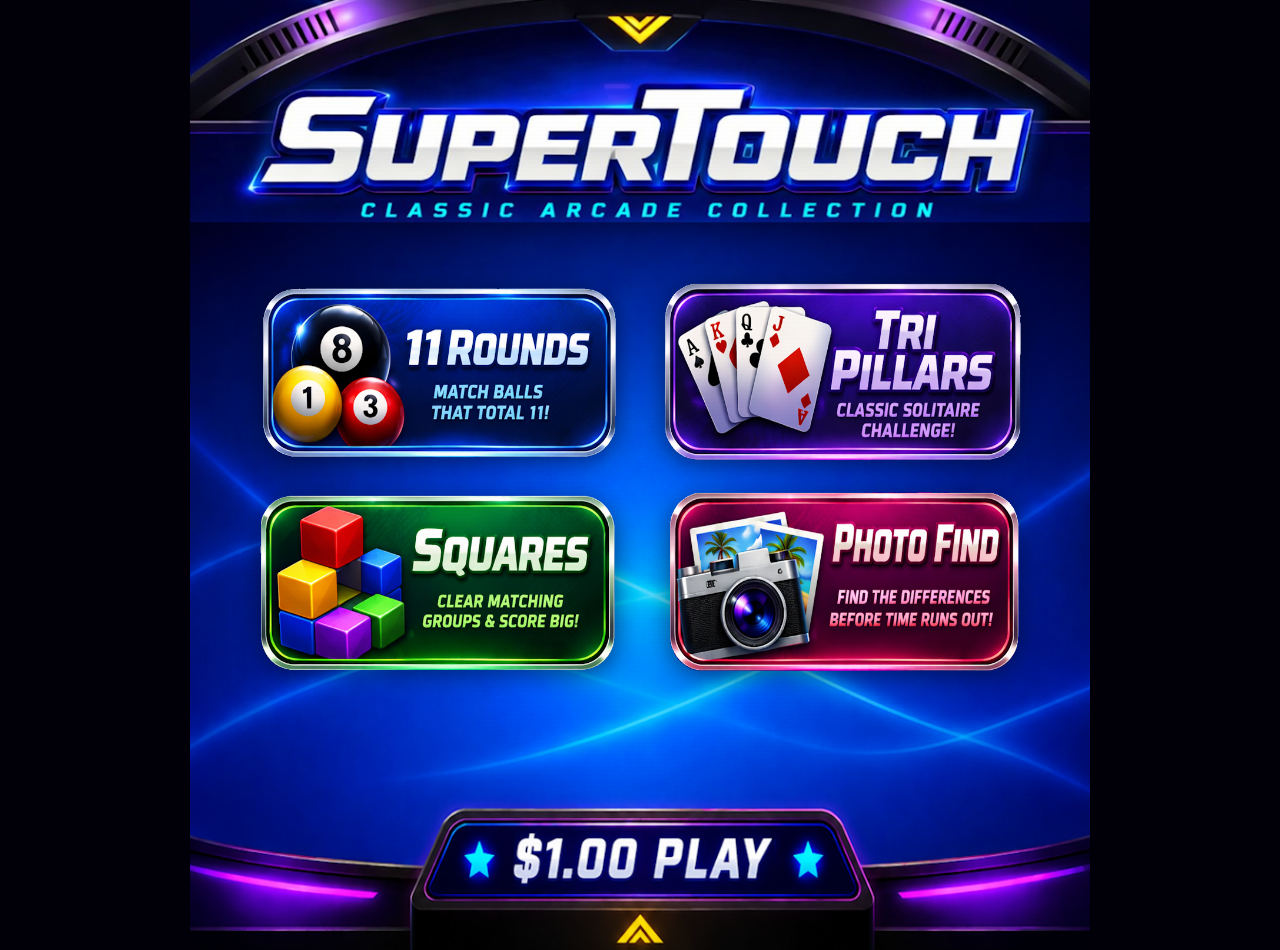
<file: SuperTouch.html>
<!DOCTYPE html>
<html lang="en">
<head>
    <meta charset="UTF-8" />
    <meta name="viewport" content="width=device-width, initial-scale=1.0" />
    <title>SuperTouch · Classic Arcade</title>
    <style>
        *,
        *::before,
        *::after {
            box-sizing: border-box;
            margin: 0;
            padding: 0;
        }

        body {
            width: 100%;
            min-height: 100vh;
            display: flex;
            align-items: center;
            justify-content: center;
            background: #010008;
            font-family: 'Segoe UI', Tahoma, Geneva, Verdana, sans-serif;
        }

        .arcade-wrapper {
            position: relative;
            width: 900px;
            height: 950px;
            background-image: url('background.png');
            background-size: cover;
            background-position: center;
            background-repeat: no-repeat;
            background-color: #1a2f3e;
            overflow: hidden;
            flex-shrink: 0;
            display: flex;
            align-items: center;
            justify-content: center;
        }

        /* scanline overlay */
        .arcade-wrapper::after {
            content: '';
            position: absolute;
            inset: 0;
            pointer-events: none;
            background: repeating-linear-gradient(0deg,
                    transparent,
                    transparent 2px,
                    rgba(0, 0, 0, 0.04) 2px,
                    rgba(0, 0, 0, 0.04) 4px);
            opacity: 0.25;
            mix-blend-mode: overlay;
            z-index: 5;
        }

        /* ─── Main Menu button ─── */
        #main-menu-btn {
            position: absolute;
            top: 18px;
            right: 18px;
            z-index: 20;
            cursor: pointer;
            display: none;
            transition: transform 0.2s cubic-bezier(0.34, 1.56, 0.64, 1), filter 0.2s ease;
            user-select: none;
            -webkit-user-drag: none;
        }
        #main-menu-btn img {
            height: 48px;
            width: auto;
            display: block;
            filter: drop-shadow(0 3px 8px rgba(0, 0, 0, 0.6));
        }
        #main-menu-btn:hover {
            transform: scale(1.18);
            filter: brightness(1.15) drop-shadow(0 6px 18px rgba(127, 255, 212, 0.35));
        }
        #main-menu-btn:active {
            transform: scale(0.94);
            transition-duration: 0.08s;
        }

        /* ─── 2×4 tile menu grid ─── */
        .game-grid {
            display: grid;
            grid-template-columns: 1fr 1fr;
            grid-template-rows: 1fr 1fr 1fr 1fr;
            width: 85%;
            height: 70%;
            gap: 4% 6%;
            align-items: center;
            justify-items: center;
            z-index: 2;
            position: relative;
        }

        .game-tile {
            display: flex;
            align-items: center;
            justify-content: center;
            width: 100%;
            height: 100%;
            transition: transform 0.25s cubic-bezier(0.34, 1.56, 0.64, 1), filter 0.25s ease;
            cursor: pointer;
            border-radius: 8px;
            position: relative;
            text-decoration: none;
            background: transparent;
            padding: 0;
        }
        .game-tile:hover {
            transform: scale(1.10);
            filter: brightness(1.10) drop-shadow(0 8px 30px rgba(127, 255, 212, 0.20));
            z-index: 10;
        }
        .game-tile:active {
            transform: scale(0.94);
            transition-duration: 0.08s;
        }
        .game-tile img {
            width: auto;
            height: auto;
            max-width: 100%;
            max-height: 100%;
            object-fit: contain;
            display: block;
            filter: drop-shadow(0 4px 12px rgba(0, 0, 0, 0.5));
            transition: filter 0.25s ease;
            border-radius: 4px;
            user-select: none;
            -webkit-user-drag: none;
            background: linear-gradient(90deg, #1a2f3e 25%, #2a4a5e 50%, #1a2f3e 75%);
            background-size: 200% 100%;
            animation: shimmer 2s ease-in-out infinite;
        }
        .game-tile img[src] {
            animation: none;
            background: transparent;
        }
        .game-tile:hover img {
            filter: drop-shadow(0 8px 28px rgba(0, 0, 0, 0.6));
        }
        .game-tile.empty {
            cursor: default;
            pointer-events: none;
            background: transparent !important;
            box-shadow: none !important;
            transform: none !important;
            filter: none !important;
        }
        .game-tile.empty img,
        .game-tile.empty .fallback-label {
            display: none;
        }
        .game-tile .fallback-label {
            display: none;
            color: #7fffd4;
            font-size: clamp(14px, 2.8vw, 32px);
            text-align: center;
            letter-spacing: 1px;
            line-height: 1.2;
            padding: 0 6%;
        }
        .game-tile img:not([src])+.fallback-label,
        .game-tile img[src=""]+.fallback-label {
            display: block;
        }
        .game-tile img:not([src]),
        .game-tile img[src=""] {
            display: none;
        }

        @keyframes shimmer {
            0% {
                background-position: -200% center;
            }
            100% {
                background-position: 200% center;
            }
        }

        .game-tile.pos-t1 {
            grid-column: 1;
            grid-row: 2;
        }
        .game-tile.pos-t2 {
            grid-column: 2;
            grid-row: 2;
        }
        .game-tile.pos-t3 {
            grid-column: 1;
            grid-row: 3;
        }
        .game-tile.pos-t4 {
            grid-column: 2;
            grid-row: 3;
        }
        .game-tile.empty-top-left {
            grid-column: 1;
            grid-row: 1;
        }
        .game-tile.empty-top-right {
            grid-column: 2;
            grid-row: 1;
        }
        .game-tile.empty-bottom-left {
            grid-column: 1;
            grid-row: 4;
        }
        .game-tile.empty-bottom-right {
            grid-column: 2;
            grid-row: 4;
        }

        /* ─── 1×3 iframe grid ─── */
        .iframe-grid {
            display: none;
            width: 100%;
            height: 100%;
            position: relative;
            z-index: 2;
            grid-template-columns: 1fr;
            grid-template-rows: 3.3fr 10fr 1fr;
        }
        .iframe-grid.active {
            display: grid;
        }

        .iframe-center {
            grid-column: 1;
            grid-row: 2;
            display: flex;
            align-items: center;
            justify-content: center;
            overflow: hidden;
            width: 100%;
            height: 100%;
        }

        .iframe-center iframe {
            width: 92%;
            height: 88%;
            border: none;
            display: block;
            background: transparent;
            box-shadow: none;
            border-radius: 0;
        }

        /* ─── PHONE ONLY: 40% scale, top horizontal, NO SCROLL ────────────── */
        @media (max-width: 600px) {
            body {
                overflow: hidden;          /* ← kills the scroll */
                margin: 0;
                padding: 0;
                height: 100vh;             /* locks to viewport height */
                align-items: center;   /* arcade stays at top */
                justify-content: center;   /* horizontally centered */
            }

            .arcade-wrapper {
                transform: scale(0.40);
                transform-origin: center;
            }
        }
    </style>
</head>
<body>

    <div class="arcade-wrapper">

        <!-- Main Menu button -->
        <div id="main-menu-btn" title="Main Menu" onclick="uiClick(); showMenu();">
            <img src="mainmenu.png" alt="Main Menu" />
        </div>

        <!-- TILE MENU -->
        <div class="game-grid" id="tile-menu">
            <span class="game-tile empty empty-top-left"></span>
            <span class="game-tile empty empty-top-right"></span>

            <!-- 11 Rounds -->
            <a href="#" class="game-tile pos-t1" title="11 Rounds" onclick="uiClick(); loadGame('11rounds.html'); return false;">
                <img src="11roundslogo.png" alt="11 Rounds" loading="lazy" />
                <span class="fallback-label">11 ROUNDS</span>
            </a>

            <!-- Tri Pillars -->
            <a href="#" class="game-tile pos-t2" title="Tri Pillars" onclick="uiClick(); loadGame('tripillars.html'); return false;">
                <img src="tripillarslogo.png" alt="Tri Pillars" loading="lazy" />
                <span class="fallback-label">TRI PILLARS</span>
            </a>

            <!-- Squares -->
            <a href="#" class="game-tile pos-t3" title="Squares" onclick="uiClick(); loadGame('squares.html'); return false;">
                <img src="squareslogo.png" alt="Squares" loading="lazy" />
                <span class="fallback-label">SQUARES</span>
            </a>

            <!-- Photo Find -->
            <a href="#" class="game-tile pos-t4" title="Photo Find" onclick="uiClick(); loadGame('photofind.html'); return false;">
                <img src="photofind.png" alt="Photo Find" loading="lazy" />
                <span class="fallback-label">PHOTO FIND</span>
            </a>

            <span class="game-tile empty empty-bottom-left"></span>
            <span class="game-tile empty empty-bottom-right"></span>
        </div>

        <!-- 1×3 IFRAME GRID — top empty / iframe / bottom empty -->
        <div class="iframe-grid" id="iframe-panel">
            <div></div>
            <div class="iframe-center">
                <iframe id="game-frame" src="" scrolling="no" allowtransparency="true"></iframe>
            </div>
            <div></div>
        </div>

    </div>

    <script>
        // ─── UI click sound (uses the shared fx/ folder) ───────────────────────
        var _uiSnd = new Audio('fx/correct-sound.mp3');
        _uiSnd.volume = 0.6;

        function uiClick() {
            _uiSnd.currentTime = 0;
            _uiSnd.play().catch(function() {});
        }

        // ─── Game navigation ────────────────────────────────────────────────────
        function loadGame(url) {
            document.getElementById('game-frame').src = url;
            document.getElementById('tile-menu').style.display = 'none';
            document.getElementById('iframe-panel').classList.add('active');
            document.getElementById('main-menu-btn').style.display = 'block';
        }

        function showMenu() {
            document.getElementById('game-frame').src = '';
            document.getElementById('iframe-panel').classList.remove('active');
            document.getElementById('tile-menu').style.display = '';
            document.getElementById('main-menu-btn').style.display = 'none';
        }
    </script>

</body>
</html>
</file>
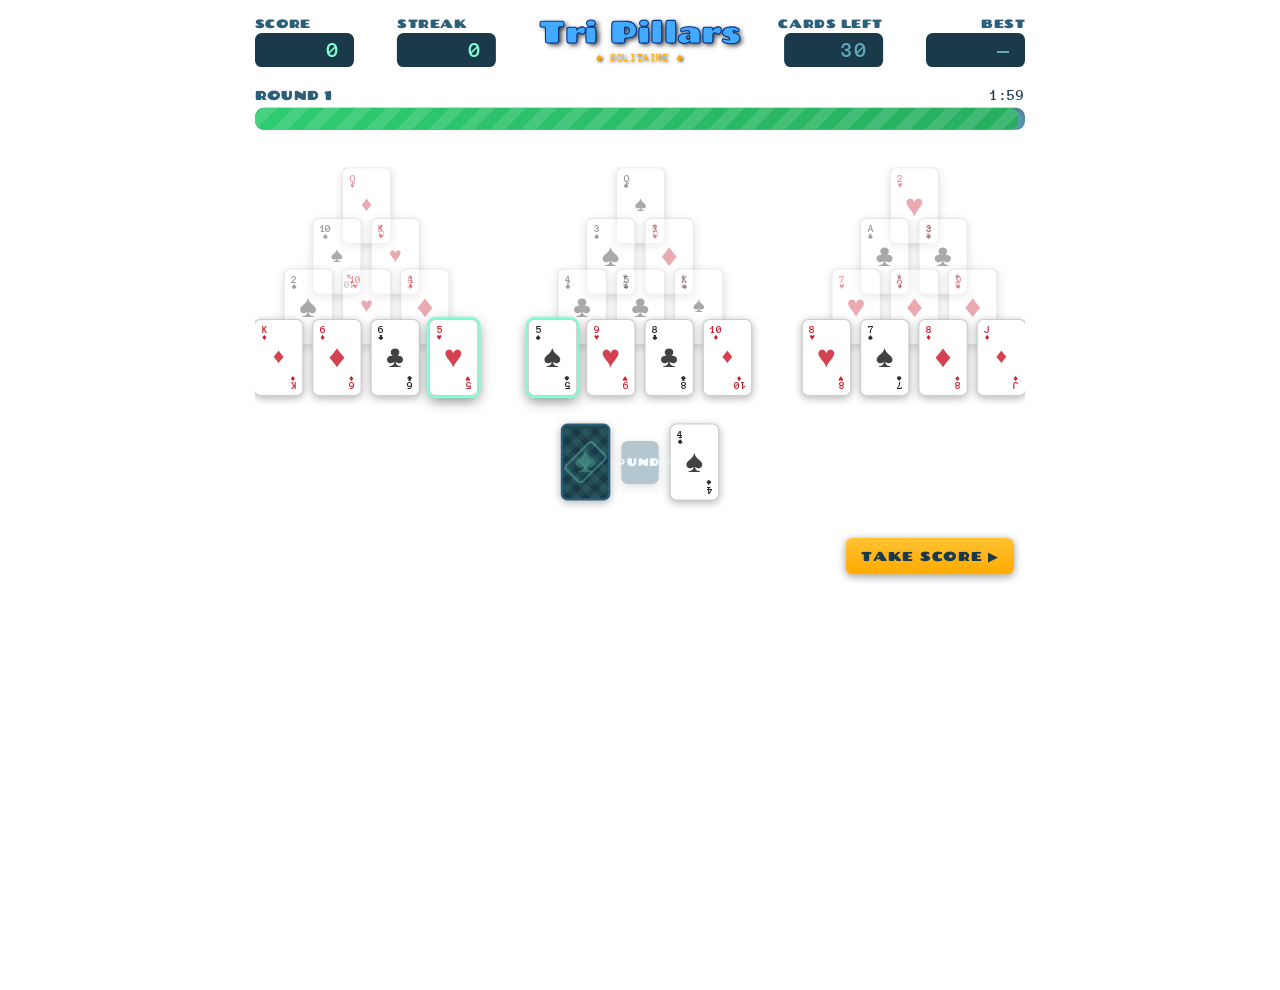
<file: tripillars.html>
<!DOCTYPE html>
<html lang="en">
<head>
    <meta charset="UTF-8" />
    <meta name="viewport" content="width=device-width, initial-scale=1.0" />
    <title>Tri Pillars Solitaire</title>
    <link href="https://fonts.googleapis.com/css2?family=Chango&family=Anonymous+Pro:wght@400;700&display=swap" rel="stylesheet" />
    <script src="sfx.js"></script>
    <style>
        /* ── reset & base ── */
        *,
        *::before,
        *::after {
            box-sizing: border-box;
            margin: 0;
            padding: 0;
        }

        html {
            transform: scale(1.1);
            transform-origin: top center;
        }

        body {
            background: transparent;
            font-family: 'Anonymous Pro', monospace;
            min-height: 100vh;
            display: flex;
            flex-direction: column;
            align-items: center;
            padding: 14px 8px 24px;
            user-select: none;
        }

        /* ── dashboard ── */
        #dashboard {
            width: 100%;
            max-width: 700px;
            margin-bottom: 10px;
        }
        .dash-row {
            display: flex;
            align-items: flex-start;
            justify-content: space-between;
            gap: 10px;
            margin-bottom: 8px;
        }
        .dash-cell {
            flex: 1;
        }
        .dash-cell.center {
            flex: 0 0 auto;
            text-align: center;
        }

        .dash-label {
            font-family: 'Chango', cursive;
            font-size: 11px;
            color: #2c5f7a;
            letter-spacing: 0.5px;
            margin-bottom: 3px;
        }
        .score-box {
            background: #1a3a4a;
            color: #7fffd4;
            font-family: 'Anonymous Pro', monospace;
            font-size: 20px;
            font-weight: 700;
            padding: 5px 12px;
            border-radius: 6px;
            letter-spacing: 2px;
            min-width: 90px;
            display: inline-block;
            text-align: right;
        }
        .score-box.dim {
            color: #5faabb;
        }
        .score-box.hot {
            color: #ff8a65;
            text-shadow: 0 0 8px #ff5722;
        }

        #game-title {
            font-family: 'Chango', cursive;
            font-size: 28px;
            color: #44aaff;
            -webkit-text-stroke: 1px #003388;
            text-shadow: 2px 2px 5px rgba(0, 0, 0, 0.8);
            line-height: 1;
            margin-bottom: 4px;
        }
        #game-subtitle {
            font-size: 10px;
            color: #ffaa00;
            text-shadow: 1px 1px 3px rgba(0, 0, 0, 0.8);
            letter-spacing: 1px;
        }

        /* ── timer bar ── */
        #timer-section {
            width: 100%;
            max-width: 700px;
            margin-bottom: 10px;
        }
        .timer-label-row {
            display: flex;
            justify-content: space-between;
            align-items: center;
            margin-bottom: 4px;
        }
        .timer-label {
            font-family: 'Chango', cursive;
            font-size: 12px;
            color: #2c5f7a;
        }
        #time-remaining {
            font-family: 'Anonymous Pro', monospace;
            font-weight: 700;
            font-size: 14px;
            color: #1a3a4a;
        }
        .progress-track {
            background: #5b9bb5;
            border-radius: 8px;
            height: 20px;
            width: 100%;
            overflow: hidden;
            box-shadow: inset 0 2px 6px rgba(0, 0, 0, 0.25);
        }
        #time-bar {
            height: 100%;
            background: linear-gradient(90deg, #2ecc71, #27ae60);
            border-radius: 8px;
            transition: width 0.4s linear, background 0.4s;
            position: relative;
            overflow: hidden;
        }
        #time-bar::after {
            content: '';
            position: absolute;
            top: 0;
            left: -60px;
            right: 0;
            bottom: 0;
            background: repeating-linear-gradient(-45deg,
                    transparent,
                    transparent 10px,
                    rgba(255, 255, 255, 0.12) 10px,
                    rgba(255, 255, 255, 0.12) 20px);
            animation: stripe-move 1.2s linear infinite;
        }
        @keyframes stripe-move {
            from {
                transform: translateX(0);
            }
            to {
                transform: translateX(40px);
            }
        }
        #time-bar.warning {
            background: linear-gradient(90deg, #f39c12, #e67e22);
        }
        #time-bar.danger {
            background: linear-gradient(90deg, #e74c3c, #c0392b);
        }

        @keyframes pulse-danger {
            0%,
            100% {
                box-shadow: 0 0 0 0 rgba(231, 76, 60, 0);
            }
            50% {
                box-shadow: 0 0 30px rgba(231, 76, 60, 0.5);
            }
        }
        #game-wrap.danger {
            animation: pulse-danger 0.6s ease infinite;
        }

        /* ── status ── */
        #status-bar {
            width: 100%;
            max-width: 700px;
            text-align: center;
            font-size: 12px;
            color: #1a3a4a;
            font-weight: 700;
            min-height: 18px;
            margin-bottom: 6px;
            letter-spacing: 1px;
        }

        /* ── game area ── */
        #game-wrap {
            width: 100%;
            max-width: 700px;
            background: transparent;
            border-radius: 0;
            box-shadow: none;
            overflow: hidden;
            position: relative;
        }
        #game-area {
            position: relative;
            width: 100%;
            min-height: 380px;
        }

        /* ── card styling (pure CSS) ── */
        .card {
            position: absolute;
            border-radius: 6px;
            cursor: pointer;
            transition: box-shadow 0.15s, transform 0.15s;
            background: #fff;
            display: flex;
            flex-direction: column;
            align-items: center;
            justify-content: center;
            font-family: 'Anonymous Pro', monospace;
            font-weight: 700;
            box-shadow: 0 2px 8px rgba(0, 0, 0, 0.3);
            border: 1px solid #ccc;
            overflow: hidden;
        }
        .card .rank-top {
            position: absolute;
            top: 4px;
            left: 6px;
            font-size: 0.65rem;
            line-height: 1;
            display: flex;
            flex-direction: column;
            align-items: center;
        }
        .card .rank-bottom {
            position: absolute;
            bottom: 4px;
            right: 6px;
            font-size: 0.65rem;
            line-height: 1;
            display: flex;
            flex-direction: column;
            align-items: center;
            transform: rotate(180deg);
        }
        .card .suit-center {
            font-size: 1.8rem;
            line-height: 1;
            opacity: 0.85;
        }
        .card .suit-center.small {
            font-size: 1.2rem;
        }
        .card .rank-top .suit-icon,
        .card .rank-bottom .suit-icon {
            font-size: 0.5rem;
            margin-top: -2px;
        }
        .card.red {
            color: #cc2233;
        }
        .card.black {
            color: #222;
        }

        /* card back */
        .card-back {
            background: #1a3a4a;
            border: 2px solid #2c5f7a;
            background-image:
                repeating-linear-gradient(45deg,
                    transparent,
                    transparent 6px,
                    rgba(127, 255, 212, 0.07) 6px,
                    rgba(127, 255, 212, 0.07) 12px),
                repeating-linear-gradient(-45deg,
                    transparent,
                    transparent 6px,
                    rgba(127, 255, 212, 0.07) 6px,
                    rgba(127, 255, 212, 0.07) 12px);
            position: relative;
        }
        .card-back::after {
            content: '♠';
            position: absolute;
            inset: 0;
            display: flex;
            align-items: center;
            justify-content: center;
            font-size: 2.2rem;
            color: rgba(127, 255, 212, 0.20);
        }
        .card-back .inner-diamond {
            width: 55%;
            height: 55%;
            border: 2px solid rgba(127, 255, 212, 0.15);
            border-radius: 4px;
            transform: rotate(45deg);
            position: absolute;
        }
        .card-back .inner-diamond::after {
            content: '♦';
            position: absolute;
            inset: 0;
            display: flex;
            align-items: center;
            justify-content: center;
            font-size: 1.6rem;
            color: rgba(127, 255, 212, 0.10);
            transform: rotate(-45deg);
        }

        .card.playable {
            box-shadow: 0 0 0 2px #7fffd4, 0 4px 12px rgba(0, 0, 0, 0.5);
        }
        .card.playable:hover {
            transform: translateY(-4px);
            box-shadow: 0 0 0 3px #7fffd4, 0 8px 20px rgba(0, 0, 0, 0.5);
        }
        .card.dimmed {
            opacity: 0.45;
        }
        .card.freeslot {
            background: rgba(255, 255, 255, 0.06);
            border: 1px dashed rgba(255, 255, 255, 0.15);
            box-shadow: none;
            cursor: default;
        }

        /* empty slot label */
        .slot-label {
            position: absolute;
            font-size: 0.55rem;
            color: #5faabb;
            font-family: 'Anonymous Pro', monospace;
            letter-spacing: 1px;
            text-align: center;
            pointer-events: none;
            opacity: 0.7;
        }

        /* ── streak flash ── */
        #streak-flash {
            position: fixed;
            top: 50%;
            left: 50%;
            transform: translate(-50%, -50%);
            font-family: 'Chango', cursive;
            font-size: 2rem;
            color: #7fffd4;
            text-shadow: 0 0 20px rgba(127, 255, 212, 0.8);
            pointer-events: none;
            opacity: 0;
            z-index: 900;
            transition: opacity 0.3s;
        }
        #streak-flash.show {
            opacity: 1;
        }

        /* ── flash message ── */
        #flash-msg {
            position: fixed;
            top: 50%;
            left: 50%;
            transform: translate(-50%, -50%);
            background: rgba(26, 58, 74, 0.92);
            color: #7fffd4;
            font-family: 'Chango', cursive;
            font-size: 1.4rem;
            padding: 18px 36px;
            border-radius: 10px;
            pointer-events: none;
            opacity: 0;
            z-index: 850;
            transition: opacity 0.3s;
            text-align: center;
            border: 2px solid #7fffd4;
        }
        #flash-msg.show {
            opacity: 1;
        }

        /* ── overlay ── */
        .overlay {
            display: none;
            position: fixed;
            inset: 0;
            background: rgba(0, 0, 0, 0.72);
            z-index: 1000;
            align-items: center;
            justify-content: center;
        }
        .overlay.show {
            display: flex;
        }
        .overlay-box {
            background: #1a3a4a;
            border: 2px solid #7fffd4;
            border-radius: 14px;
            padding: 28px 36px;
            text-align: center;
            min-width: 300px;
            max-width: 520px;
            width: 90%;
            max-height: 90vh;
            overflow-y: auto;
        }
        .overlay-box h2 {
            font-family: 'Chango', cursive;
            font-size: 1.8rem;
            color: #7fffd4;
            margin-bottom: 6px;
        }
        .overlay-box .sub {
            font-size: 0.88rem;
            color: #a8d8ea;
            margin-bottom: 16px;
        }

        .score-summary {
            display: grid;
            grid-template-columns: 1fr 1fr;
            gap: 8px 16px;
            margin: 14px 0 18px;
            text-align: left;
        }
        .score-summary .item span {
            color: #5faabb;
            font-size: 0.72rem;
            display: block;
        }
        .score-summary .item strong {
            color: #e0f4ff;
            font-size: 1rem;
        }
        .score-summary .total {
            grid-column: 1/-1;
            border-top: 1px solid rgba(127, 255, 212, 0.2);
            padding-top: 10px;
            text-align: center;
        }
        .score-summary .total span {
            font-size: 0.78rem;
            color: #5faabb;
        }
        .score-summary .total strong {
            font-size: 1.6rem;
            color: #7fffd4;
            display: block;
        }
        .new-high {
            color: #ff8a65;
            font-size: 0.85rem;
            margin-bottom: 10px;
            animation: pulse-anim 1s infinite;
        }
        @keyframes pulse-anim {
            0%,
            100% {
                opacity: 1;
            }
            50% {
                opacity: 0.4;
            }
        }

        /* ── initials section in overlay ── */
        #end-initials-section {
            display: none;
            margin: 10px 0 14px;
            padding: 10px 14px;
            background: rgba(44, 95, 122, 0.25);
            border-radius: 8px;
            border: 1px solid rgba(127, 255, 212, 0.15);
        }
        #end-initials-section .init-label {
            color: #7fffd4;
            font-size: 0.82rem;
            margin-bottom: 6px;
        }
        #end-initials-section .init-row {
            display: flex;
            align-items: center;
            justify-content: center;
            gap: 8px;
            flex-wrap: wrap;
        }
        #initials-input {
            background: #2c5f7a;
            color: #fff;
            border: 2px solid #7fffd4;
            border-radius: 4px;
            padding: 4px 8px;
            font-size: 1.2rem;
            width: 64px;
            text-align: center;
            text-transform: uppercase;
            font-family: 'Anonymous Pro', monospace;
            font-weight: 700;
            outline: none;
        }
        #initials-input:focus {
            border-color: #2ecc71;
            box-shadow: 0 0 10px rgba(46, 204, 113, 0.3);
        }
        #btn-save-initials {
            font-family: 'Chango', cursive;
            font-size: 12px;
            padding: 4px 14px;
            border: none;
            border-radius: 4px;
            cursor: pointer;
            background: #2ecc71;
            color: #1a3a4a;
            transition: transform 0.1s;
        }
        #btn-save-initials:hover {
            transform: scale(1.05);
        }

        .overlay-btns {
            display: flex;
            gap: 10px;
            justify-content: center;
            margin-top: 16px;
            flex-wrap: wrap;
        }

        /* ── top 10 overlay specific ── */
        #hs-table {
            width: 100%;
            border-collapse: collapse;
            font-size: 13px;
        }
        #hs-table th {
            color: #5faabb;
            font-weight: normal;
            font-size: 10px;
            letter-spacing: 1px;
            text-transform: uppercase;
            padding: 3px 6px;
            border-bottom: 1px solid rgba(127, 255, 212, 0.15);
            font-family: 'Chango', cursive;
        }
        #hs-table td {
            padding: 5px 6px;
            color: #cce8f0;
            border-bottom: 1px solid rgba(127, 255, 212, 0.06);
        }
        #hs-table tr.highlight td {
            color: #7fffd4;
            font-weight: bold;
        }
        #hs-table td.rank {
            color: #5faabb;
            text-align: center;
        }
        #hs-table td.rank.gold {
            color: #f1c40f;
        }
        #hs-table td.rank.silver {
            color: #bdc3c7;
        }
        #hs-table td.rank.bronze {
            color: #cd7f32;
        }
        #hs-table td.pts {
            text-align: right;
            color: #7fffd4;
            font-weight: 700;
        }
        #hs-table td.initials {
            text-align: center;
            font-weight: 700;
            color: #a8d8ea;
            letter-spacing: 1px;
        }
        .top10-empty {
            color: #5faabb;
            font-size: 13px;
            text-align: center;
            padding: 12px 0;
        }

        .o-btn {
            font-family: 'Chango', cursive;
            font-size: 14px;
            padding: 9px 22px;
            border: none;
            border-radius: 6px;
            cursor: pointer;
            transition: transform 0.1s;
        }
        .o-btn:hover {
            transform: scale(1.04);
        }
        .o-btn.primary {
            background: #2ecc71;
            color: #1a3a4a;
        }
        .o-btn.secondary {
            background: #2c5f7a;
            color: #e0f4ff;
        }

        /* ── TAKE SCORE button (lower-right of game area, floats over the board) ── */
        #take-score-btn {
            position: absolute;
            right: 10px;
            bottom: 10px;
            z-index: 400;
            font-family: 'Chango', cursive;
            font-size: 12px;
            letter-spacing: 0.5px;
            padding: 9px 14px;
            border: none;
            border-radius: 6px;
            cursor: pointer;
            transition: transform 0.1s, opacity 0.2s;
            background: linear-gradient(180deg, #ffc233, #ffaa00);
            color: #1a3a4a;
            box-shadow: 0 2px 8px rgba(0, 0, 0, 0.4);
        }
        #take-score-btn:hover:not(:disabled) {
            transform: scale(1.04);
        }
        #take-score-btn:active:not(:disabled) {
            transform: scale(0.96);
        }
        #take-score-btn:disabled {
            opacity: 0.35;
            cursor: default;
            transform: none;
        }

        /* ── UNDO BUTTON in game area (small, right of draw stack) ── */
        #undo-game-btn {
            position: absolute;
            font-family: 'Chango', cursive;
            font-size: 14px;
            padding: 0;
            border: none;
            border-radius: 6px;
            cursor: pointer;
            transition: transform 0.1s, opacity 0.2s;
            background: #2c5f7a;
            color: #e0f4ff;
            display: flex;
            align-items: center;
            justify-content: center;
            z-index: 300;
            line-height: 1;
            box-shadow: 0 2px 8px rgba(0, 0, 0, 0.4);
        }
        #undo-game-btn:hover:not(:disabled) {
            transform: scale(1.08);
            background: #3a7a9a;
        }
        #undo-game-btn:active:not(:disabled) {
            transform: scale(0.94);
        }
        #undo-game-btn:disabled {
            opacity: 0.35;
            cursor: default;
            transform: none;
        }
        #undo-game-btn .undo-icon {
            font-size: 18px;
            line-height: 1;
            margin-right: 2px;
        }
        #undo-game-btn .undo-label {
            font-size: 10px;
            letter-spacing: 0.5px;
        }

        /* ── responsive tweaks ── */
        @media (max-width: 500px) {
            #game-title {
                font-size: 20px;
            }
            .score-box {
                font-size: 16px;
                min-width: 60px;
                padding: 4px 8px;
            }
            .dash-label {
                font-size: 9px;
            }
            .overlay-box {
                padding: 20px 16px;
            }
            .overlay-box h2 {
                font-size: 1.3rem;
            }
            #end-initials-section .init-row {
                flex-direction: column;
                gap: 4px;
            }
            #undo-game-btn {
                font-size: 11px;
                border-radius: 4px;
            }
            #undo-game-btn .undo-icon {
                font-size: 14px;
            }
            #undo-game-btn .undo-label {
                font-size: 8px;
            }
        }
    </style>
</head>
<body>

    <div id="dashboard">
        <div class="dash-row">
            <div class="dash-cell">
                <div class="dash-label">SCORE</div>
                <div class="score-box" id="score-val">0</div>
            </div>
            <div class="dash-cell">
                <div class="dash-label">STREAK</div>
                <div class="score-box" id="streak-val">0</div>
            </div>
            <div class="dash-cell center">
                <div id="game-title">Tri Pillars</div>
                <div id="game-subtitle">♠ SOLITAIRE ♠</div>
            </div>
            <div class="dash-cell" style="text-align:right">
                <div class="dash-label">CARDS LEFT</div>
                <div class="score-box dim" id="cards-left-val">28</div>
            </div>
            <div class="dash-cell" style="text-align:right">
                <div class="dash-label">BEST</div>
                <div class="score-box dim" id="hi-val">—</div>
            </div>
        </div>
    </div>

    <div id="timer-section">
        <div class="timer-label-row">
            <span class="timer-label">ROUND <span id="round-val">1</span></span>
            <span id="time-remaining">3:00</span>
        </div>
        <div class="progress-track">
            <div id="time-bar"></div>
        </div>
    </div>

    <div id="status-bar">&nbsp;</div>

    <div id="game-wrap">
        <div id="game-area">
            <!-- undo button will be injected here by JS -->
        </div>
        <button id="take-score-btn" title="Bank your score and deal a fresh board">TAKE SCORE ▶</button>
    </div>

    <div id="streak-flash"></div>
    <div id="flash-msg"></div>

    <div class="overlay" id="end-overlay">
        <div class="overlay-box">
            <h2 id="end-title">Game Over</h2>
            <div class="sub" id="end-sub"></div>
            <div id="end-new-high" class="new-high" style="display:none">★ New High Score! ★</div>

            <div id="end-initials-section">
                <div class="init-label">🏆 You made the Top 10! Enter your initials:</div>
                <div class="init-row">
                    <input type="text" id="initials-input" maxlength="3" placeholder="AAA" autocomplete="off" spellcheck="false" />
                    <button id="btn-save-initials">Save</button>
                </div>
            </div>

            <div class="score-summary" id="end-summary"></div>
            <div class="overlay-btns">
            </div>
        </div>
    </div>

    <div class="overlay" id="top10-overlay">
        <div class="overlay-box" style="max-width: 500px;">
            <h2 id="top10-title">🏆 TOP 10 SCORES</h2>
            <div id="top10-list" style="margin-bottom: 16px;"></div>
            <div class="overlay-btns">
            </div>
        </div>
    </div>

    <script>
        // ════════════════════════════════════════════════════════
        //  Constants
        // ════════════════════════════════════════════════════════
        const SUITS = ['c', 'd', 'h', 's'];
        const RANK_NAMES = { 1: 'A', 11: 'J', 12: 'Q', 13: 'K' };
        const SUIT_SYMBOLS = { c: '♣', d: '♦', h: '♥', s: '♠' };
        const SUIT_COLORS = { c: 'black', d: 'red', h: 'red', s: 'black' };

        const HS_KEY = 'tritowers_scores_v2';
        const MAX_HS = 10;
        const GAME_TIME = 120;

        const PTS_CARD_BASE = 50;
        const PTS_STREAK_MULT = 10;
        const PTS_DRAW_PEN = -15;
        const PTS_WIN_BONUS = 300;
        const PTS_DECK_LEFT = 5;

        // ── card dimensions (base, will be scaled) ──
        const CARD_W = 120;
        const CARD_H = 186;

        // ════════════════════════════════════════════════════════
        //  Game State
        // ════════════════════════════════════════════════════════
        let tableau = [];
        let deck = [];
        let waste = [];
        let history = [];

        let score = 0;
        let streak = 0;
        let bestStreak = 0;
        let draws = 0;
        let gameOver = false;
        let timerSeconds = GAME_TIME;
        let timerHandle = null;
        let boardRefreshCount = 0;
        let pendingEntry = null; // score entry waiting for initials

        // ── one-shot hurry flag ──
        let hurryFired = false;

        // ── DOM ref for undo button ──
        let undoBtnEl = null;

        // ════════════════════════════════════════════════════════
        //  Card helpers
        // ════════════════════════════════════════════════════════
        function makeCard(suit, rank) { return { suit, rank }; }

        function rankDisplay(r) { return RANK_NAMES[r] || r; }

        function suitSymbol(s) { return SUIT_SYMBOLS[s] || '?'; }

        function suitColor(s) { return SUIT_COLORS[s] || 'black'; }

        function cardId(c) { return c ? c.suit + c.rank : ''; }

        // ════════════════════════════════════════════════════════
        //  High Scores
        // ════════════════════════════════════════════════════════
        function loadHS() {
            try { return JSON.parse(localStorage.getItem(HS_KEY)) || []; } catch { return []; }
        }

        function saveHS(hs) {
            try { localStorage.setItem(HS_KEY, JSON.stringify(hs)); } catch {}
        }

        function addHS(entry) {
            const hs = loadHS();
            hs.push(entry);
            hs.sort((a, b) => b.score - a.score);
            const trimmed = hs.slice(0, MAX_HS);
            saveHS(trimmed);
            const rank = trimmed.findIndex(e => e.score === entry.score && e.date === entry.date && e.initials === entry
                .initials);
            return rank >= 0 ? rank + 1 : null;
        }

        function topScore() {
            const hs = loadHS();
            return hs.length ? hs[0].score : null;
        }

        function updateHiDisplay() {
            const hi = topScore();
            document.getElementById('hi-val').textContent = hi !== null ? hi : '—';
        }

        // ════════════════════════════════════════════════════════
        //  Timer
        // ════════════════════════════════════════════════════════
        function updateTimerUI() {
            const pct = Math.max(0, (timerSeconds / GAME_TIME) * 100);
            const bar = document.getElementById('time-bar');
            bar.style.width = pct + '%';
            bar.className = pct > 50 ? '' : pct > 20 ? 'warning' : 'danger';
            const m = Math.floor(timerSeconds / 60);
            const s = timerSeconds % 60;
            document.getElementById('time-remaining').textContent = m + ':' + String(s).padStart(2, '0');
            document.getElementById('game-wrap').className = pct <= 12 ? 'danger' : '';

            if (pct <= 20 && !hurryFired && !gameOver) {
                hurryFired = true;
                if (typeof SFX !== 'undefined' && SFX.hurry) SFX.hurry();
            }
        }

        function startTimer() {
            hurryFired = false;
            clearInterval(timerHandle);
            timerHandle = setInterval(() => {
                timerSeconds--;
                updateTimerUI();
                if (timerSeconds <= 0) {
                    clearInterval(timerHandle);
                    endGame('timer');
                }
            }, 1000);
        }

        function stopTimer() { clearInterval(timerHandle); }

        // ════════════════════════════════════════════════════════
        //  Layout – shifted down for better centering
        // ════════════════════════════════════════════════════════
        function computeLayout() {
            const area = document.getElementById('game-area');
            const aw = area.clientWidth || 700;
            const padding = 10;
            const maxWidth = aw - 2 * padding;

            let scale = Math.min(1, (aw - 16) / 700);
            let cw = Math.round(CARD_W * scale);
            const minCw = 45;

            function totalWidthFor(cw) {
                const gap = Math.round(cw * 0.18);
                const towerGap = cw;
                const towerWidth = 4 * cw + 3 * gap;
                return 3 * towerWidth + 2 * towerGap;
            }

            if (totalWidthFor(cw) > maxWidth) {
                const cwFit = maxWidth / 15.62;
                cw = Math.floor(Math.max(minCw, cwFit));
            }

            const gap = Math.round(cw * 0.18);
            const towerGap = cw;
            const towerWidth = 4 * cw + 3 * gap;
            const totalWidth = 3 * towerWidth + 2 * towerGap;
            const startX = Math.round((aw - totalWidth) / 2);

            const hstep = cw + gap;
            const ch = Math.round(cw * (CARD_H / CARD_W));

            const vstep = Math.round(ch * 0.65);

            const topY = 0;
            const positions = [];
            for (let r = 0; r < 4; r++) {
                positions[r] = [];
                const cardsPerTower = r + 1;
                const usedW = cardsPerTower * cw + (cardsPerTower - 1) * gap;
                const towerInset = Math.round((towerWidth - usedW) / 2);
                const y = topY + r * vstep;
                for (let tower = 0; tower < 3; tower++) {
                    const towerX = startX + tower * (towerWidth + towerGap);
                    for (let i = 0; i < cardsPerTower; i++) {
                        positions[r].push({
                            x: towerX + towerInset + i * hstep,
                            y,
                            cw,
                            ch
                        });
                    }
                }
            }

            const bottomY = topY + 3 * vstep + ch + 25;
            return { positions, cw, ch, bottomY, aw };
        }

        // ════════════════════════════════════════════════════════
        //  Game Logic
        // ════════════════════════════════════════════════════════
        function isFree(row, col) {
            if (row === 3) return true;
            const cardsPerTower = row + 1;
            const tower = Math.floor(col / cardsPerTower);
            const posInTower = col % cardsPerTower;
            const childPerTower = row + 2;
            const childA = tower * childPerTower + posInTower;
            const childB = tower * childPerTower + posInTower + 1;
            return !tableau[row + 1][childA] && !tableau[row + 1][childB];
        }

        function canPlay(card) {
            if (!waste.length) return false;
            const top = waste[waste.length - 1];
            const diff = Math.abs(card.rank - top.rank);
            return diff === 1 || diff === 12;
        }

        function countRemaining() {
            let n = 0;
            for (let r = 0; r < 4; r++)
                for (const c of tableau[r])
                    if (c) n++;
            return n;
        }

        function shuffle(arr) {
            for (let i = arr.length - 1; i > 0; i--) {
                const j = Math.floor(Math.random() * (i + 1));
                [arr[i], arr[j]] = [arr[j], arr[i]];
            }
        }

        function dealTableau(all, startIdx) {
            tableau = [];
            let idx = startIdx;
            for (let r = 0; r < 4; r++) {
                tableau[r] = [];
                for (let i = 0; i < (r + 1) * 3; i++) {
                    tableau[r].push({ ...all[idx++] });
                }
            }
            return idx;
        }

        // ════════════════════════════════════════════════════════
        //  Snapshot / Undo
        // ════════════════════════════════════════════════════════
        function snapshot() {
            return {
                tableau: tableau.map(row => row.map(c => c ? { ...c } : null)),
                deck: deck.map(c => ({ ...c })),
                waste: waste.map(c => ({ ...c })),
                score,
                streak,
                bestStreak,
                draws,
                boardRefreshCount
            };
        }

        function restore(snap) {
            tableau = snap.tableau.map(row => row.map(c => c ? { ...c } : null));
            deck = snap.deck.map(c => ({ ...c }));
            waste = snap.waste.map(c => ({ ...c }));
            score = snap.score;
            streak = snap.streak;
            bestStreak = snap.bestStreak;
            draws = snap.draws;
            boardRefreshCount = snap.boardRefreshCount;
        }

        function undoMove() {
            if (!history.length || gameOver) return;
            restore(history.pop());
            updateScoreBar();
            setStatus('');
            render();
            if (typeof SFX !== 'undefined' && SFX.undo) SFX.undo();
        }

        // ════════════════════════════════════════════════════════
        //  Score / UI
        // ════════════════════════════════════════════════════════
        function updateScoreBar() {
            document.getElementById('score-val').textContent = score;
            document.getElementById('streak-val').textContent = streak;
            document.getElementById('cards-left-val').textContent = countRemaining();
            const sv = document.getElementById('streak-val');
            sv.className = 'score-box' + (streak >= 5 ? ' hot' : '');
            updateHiDisplay();
            if (undoBtnEl) {
                undoBtnEl.disabled = history.length === 0 || gameOver;
            }
            document.getElementById('round-val').textContent = boardRefreshCount + 1;
            const tsBtn = document.getElementById('take-score-btn');
            if (tsBtn) tsBtn.disabled = gameOver;
        }

        function setStatus(msg) {
            document.getElementById('status-bar').textContent = msg || '\u00a0';
        }

        let streakFlashTimeout = null;

        function showStreakFlash(msg) {
            const el = document.getElementById('streak-flash');
            el.textContent = msg;
            el.classList.add('show');
            clearTimeout(streakFlashTimeout);
            streakFlashTimeout = setTimeout(() => el.classList.remove('show'), 900);
        }

        let boardFlashTimeout = null;

        function showBoardFlash(msg) {
            const el = document.getElementById('flash-msg');
            el.textContent = msg;
            el.classList.add('show');
            clearTimeout(boardFlashTimeout);
            boardFlashTimeout = setTimeout(() => el.classList.remove('show'), 1200);
        }

        // ════════════════════════════════════════════════════════
        //  New Game
        // ════════════════════════════════════════════════════════
        function newGame() {
            closeOverlay('end-overlay');
            closeOverlay('top10-overlay');
            stopTimer();
            history = [];
            score = 0;
            streak = 0;
            bestStreak = 0;
            draws = 0;
            timerSeconds = GAME_TIME;
            gameOver = false;
            boardRefreshCount = 0;
            pendingEntry = null;
            hurryFired = false;
            document.getElementById('game-wrap').className = '';
            document.getElementById('end-initials-section').style.display = 'none';

            let all = [];
            for (const s of SUITS)
                for (let r = 1; r <= 13; r++)
                    all.push(makeCard(s, r));
            shuffle(all);

            let idx = dealTableau(all, 0);
            waste = [{ ...all[idx++] }];
            deck = all.slice(idx).map(c => ({ ...c }));

            updateScoreBar();
            updateTimerUI();
            setStatus('');
            render();
            startTimer();
            if (undoBtnEl) undoBtnEl.disabled = true;
        }

        // ════════════════════════════════════════════════════════
        //  Board Refresh (clear without ending) / Next Round
        // ════════════════════════════════════════════════════════
        function dealFreshBoard() {
            boardRefreshCount++;

            let all = [];
            for (const s of SUITS)
                for (let r = 1; r <= 13; r++)
                    all.push(makeCard(s, r));
            shuffle(all);

            let idx = dealTableau(all, 0);
            deck = all.slice(idx).map(c => ({ ...c }));

            streak = 0;
            history = [];

            updateScoreBar();
            render();
            if (undoBtnEl) undoBtnEl.disabled = true;
        }

        function refreshBoard() {
            score += PTS_WIN_BONUS;
            dealFreshBoard();
            setStatus('');
        }

        // ── Manual "Take Score": bank current score, end this round, deal next ──
        function takeScore() {
            if (gameOver) return;
            if (typeof SFX !== 'undefined' && SFX.good) SFX.good();
            dealFreshBoard();
            showBoardFlash('📤 Score banked! Round ' + (boardRefreshCount + 1) + ' begins.');
        }

        // ════════════════════════════════════════════════════════
        //  Actions
        // ════════════════════════════════════════════════════════
        function playTableauCard(row, col) {
            if (gameOver) return;

            const card = tableau[row][col];
            // No card → silently ignore (shouldn't happen since we only attach to existing cards)
            if (!card) return;

            // ── WRONG CARD: covered (not free) → SFX.bad() ──
            if (!isFree(row, col)) {
                if (typeof SFX !== 'undefined' && SFX.bad) SFX.bad();
                return;
            }

            // ── WRONG CARD: free but invalid rank → SFX.bad() ──
            if (!canPlay(card)) {
                if (typeof SFX !== 'undefined' && SFX.bad) SFX.bad();
                return;
            }

            // ── VALID PLAY ──
            history.push(snapshot());

            streak++;
            if (streak > bestStreak) bestStreak = streak;
            const pts = PTS_CARD_BASE + (streak - 1) * PTS_STREAK_MULT;
            score += pts;

            if (typeof SFX !== 'undefined' && SFX.good) SFX.good();

            if (streak === 3) showStreakFlash('🔥 Streak ×3!');
            else if (streak === 5) showStreakFlash('💥 Streak ×5!');
            else if (streak === 7) showStreakFlash('⚡ Streak ×7!');
            else if (streak >= 10 && streak % 5 === 0) showStreakFlash('🌟 Streak ×' + streak + '!');

            waste.push({ ...card });
            tableau[row][col] = null;

            updateScoreBar();
            render();

            if (countRemaining() === 0) {
                showBoardFlash('🎉 CLEARED! +' + PTS_WIN_BONUS + ' bonus!');
                setTimeout(() => { refreshBoard();
                    render(); }, 1000);
            }
            if (undoBtnEl) undoBtnEl.disabled = history.length === 0 || gameOver;
        }

        function drawFromDeck() {
            if (gameOver || !deck.length) return;
            history.push(snapshot());
            streak = 0;
            score = Math.max(0, score + PTS_DRAW_PEN);
            draws++;
            const card = deck.pop();
            waste.push({ ...card });
            updateScoreBar();
            render();
            if (undoBtnEl) undoBtnEl.disabled = history.length === 0 || gameOver;
        }

        // ════════════════════════════════════════════════════════
        //  Stuck check
        // ════════════════════════════════════════════════════════
        function isStuck() {
            if (gameOver || deck.length) return false;
            for (let r = 0; r < 4; r++)
                for (let col = 0; col < tableau[r].length; col++) {
                    const card = tableau[r][col];
                    if (card && isFree(r, col) && canPlay(card)) return false;
                }
            return countRemaining() > 0;
        }

        // ════════════════════════════════════════════════════════
        //  End Game – with initials prompt for Top 10
        // ════════════════════════════════════════════════════════
        function endGame(reason) {
            if (gameOver) return;
            stopTimer();
            gameOver = true;
            document.getElementById('game-wrap').className = '';
            if (undoBtnEl) undoBtnEl.disabled = true;

            if (typeof SFX !== 'undefined' && SFX.over) SFX.over();

            const finalScore = score;
            const isTimer = reason === 'timer';
            const remaining = countRemaining();

            const hs = loadHS();
            const qualifies = hs.length < MAX_HS || finalScore > hs[hs.length - 1].score;

            const entry = {
                score: finalScore,
                won: false,
                streak: bestStreak,
                time: GAME_TIME - timerSeconds,
                refreshes: boardRefreshCount,
                date: new Date().toLocaleDateString(),
                initials: '---'
            };

            pendingEntry = entry;

            document.getElementById('end-summary').innerHTML = `
            <div class="item"><span>Final Score</span><strong>${finalScore}</strong></div>
            <div class="item"><span>Boards Cleared</span><strong>${boardRefreshCount}</strong></div>
            <div class="item"><span>Best Streak</span><strong>${bestStreak} cards</strong></div>
            <div class="item"><span>Cards Left</span><strong>${remaining}</strong></div>
            <div class="item"><span>Draw Penalties</span><strong>${draws} × ${PTS_DRAW_PEN} = ${draws * PTS_DRAW_PEN}</strong></div>
            <div class="item"><span>Time</span><strong>${Math.floor((GAME_TIME - timerSeconds) / 60)}:${((GAME_TIME - timerSeconds) % 60).toString().padStart(2, '0')}</strong></div>
            <div class="item total" style="grid-column:1/-1">
              <span>${qualifies ? '🏆 You made the Top 10!' : 'Score: ' + finalScore}</span>
              <strong>${finalScore}</strong>
            </div>
          `;

            document.getElementById('end-title').textContent =
                isTimer ? '⏱ Time\'s Up!' : '🚫 No Moves Left';
            document.getElementById('end-sub').textContent =
                isTimer ?
                `${remaining} card${remaining === 1 ? '' : 's'} remained on the board.` :
                'Deck empty and no valid moves.';
            document.getElementById('end-new-high').style.display = 'none';

            const initSection = document.getElementById('end-initials-section');
            const initInput = document.getElementById('initials-input');
            const saveBtn = document.getElementById('btn-save-initials');

            if (qualifies) {
                initSection.style.display = 'block';
                initInput.value = '';
                saveBtn.disabled = false;
                initInput.focus();

                saveBtn.onclick = function() {
                    let initials = initInput.value.trim().toUpperCase();
                    if (!initials) initials = '---';
                    if (initials.length > 3) initials = initials.slice(0, 3);
                    if (initials.length < 3) initials = initials.padEnd(3, '-');

                    pendingEntry.initials = initials;
                    const rank = addHS(pendingEntry);
                    updateHiDisplay();

                    if (rank === 1) {
                        document.getElementById('end-new-high').style.display = 'block';
                    }

                    closeOverlay('end-overlay');
                    showTop10();
                };

                initInput.onkeydown = function(e) {
                    if (e.key === 'Enter' && !saveBtn.disabled) {
                        saveBtn.click();
                    }
                };
            } else {
                initSection.style.display = 'none';
            }

            document.getElementById('end-overlay').classList.add('show');
        }

        // ════════════════════════════════════════════════════════
        //  Render – pure CSS cards (no images)
        // ════════════════════════════════════════════════════════
        function createCardElement(card, faceDown, cw, ch, zIndex) {
            const el = document.createElement('div');
            el.className = 'card';

            if (faceDown) {
                el.classList.add('card-back');
                const d = document.createElement('div');
                d.className = 'inner-diamond';
                el.appendChild(d);
            } else if (!card) {
                el.classList.add('freeslot');
            } else {
                const color = suitColor(card.suit);
                el.classList.add(color);
                const sym = suitSymbol(card.suit);
                const rank = rankDisplay(card.rank);

                const top = document.createElement('div');
                top.className = 'rank-top';
                top.innerHTML = rank + '<span class="suit-icon">' + sym + '</span>';
                el.appendChild(top);

                const bot = document.createElement('div');
                bot.className = 'rank-bottom';
                bot.innerHTML = rank + '<span class="suit-icon">' + sym + '</span>';
                el.appendChild(bot);

                const center = document.createElement('div');
                center.className = 'suit-center' + (card.rank >= 10 ? ' small' : '');
                center.textContent = sym;
                el.appendChild(center);
            }

            el.style.cssText =
                `left:0;top:0;width:${cw}px;height:${ch}px;z-index:${zIndex || 10};position:absolute;`;
            return el;
        }

        function addLabel(parent, x, y, w, text, color) {
            const d = document.createElement('div');
            d.className = 'slot-label';
            d.style.cssText =
                `left:${x}px;top:${y}px;width:${w}px;color:${color || '#5faabb'};`;
            d.textContent = text;
            parent.appendChild(d);
        }

        function render() {
            const area = document.getElementById('game-area');
            area.innerHTML = '';
            const { positions, cw, ch, bottomY, aw } = computeLayout();
            area.style.height = (bottomY + ch + 60) + 'px';

            // ── Tableau ──
            for (let r = 0; r < 4; r++) {
                for (let col = 0; col < tableau[r].length; col++) {
                    const card = tableau[r][col];
                    if (!card) continue;
                    const pos = positions[r][col];
                    const free = isFree(r, col);
                    const play = free && canPlay(card);

                    const el = createCardElement(card, false, pos.cw, pos.ch, r * 10 + col);
                    el.style.left = pos.x + 'px';
                    el.style.top = pos.y + 'px';
                    if (!free) el.classList.add('dimmed');
                    if (play) el.classList.add('playable');
                    // Always attach click handler – if not playable, it will trigger SFX.bad()
                    el.addEventListener('click', (function(r, col) {
                        return function() { playTableauCard(r, col); };
                    })(r, col));

                    area.appendChild(el);
                }
            }

            // ── Waste pile (Foundation) ──
            const wasteX = Math.round(aw / 2) + Math.round(cw * 0.6);
            const wasteY = bottomY;
            if (waste.length) {
                const top = waste[waste.length - 1];
                const el = createCardElement(top, false, cw, ch, 200);
                el.style.left = wasteX + 'px';
                el.style.top = wasteY + 'px';
                area.appendChild(el);
            } else {
                const el = createCardElement(null, false, cw, ch, 200);
                el.style.left = wasteX + 'px';
                el.style.top = wasteY + 'px';
                el.classList.add('freeslot');
                area.appendChild(el);
            }

            // ── Draw pile ──
            const deckX = Math.round(aw / 2) - Math.round(cw * 1.6);
            const deckY = bottomY;
            const hasCards = deck.length > 0;
            const el = createCardElement(null, hasCards, cw, ch, 200);
            el.style.left = deckX + 'px';
            el.style.top = deckY + 'px';
            if (hasCards) {
                el.classList.add('card-back');
                const d = document.createElement('div');
                d.className = 'inner-diamond';
                el.appendChild(d);
                if (!gameOver) {
                    el.style.cursor = 'pointer';
                    el.addEventListener('click', drawFromDeck);
                }
            } else {
                el.classList.add('freeslot');
                el.style.cursor = 'default';
            }
            area.appendChild(el);

            // ── UNDO BUTTON: right of the draw stack, smaller ──
            const undoX = deckX + cw + 10;
            const undoW = Math.max(34, Math.round(cw * 0.28));
            const undoH = Math.round(ch * 0.55);

            if (!undoBtnEl) {
                undoBtnEl = document.createElement('button');
                undoBtnEl.id = 'undo-game-btn';
                undoBtnEl.innerHTML = '<span class="undo-icon">↩</span><span class="undo-label">UNDO</span>';
                undoBtnEl.title = 'Undo last move';
                undoBtnEl.addEventListener('click', undoMove);
                area.appendChild(undoBtnEl);
            } else {
                area.appendChild(undoBtnEl);
            }

            undoBtnEl.style.left = undoX + 'px';
            undoBtnEl.style.top = (deckY + (ch - undoH) / 2) + 'px';
            undoBtnEl.style.width = undoW + 'px';
            undoBtnEl.style.height = undoH + 'px';
            undoBtnEl.style.fontSize = Math.max(10, Math.round(undoH * 0.3)) + 'px';
            undoBtnEl.disabled = history.length === 0 || gameOver;

            // ── Stuck check ──
            if (isStuck()) {
                setStatus('No moves left!');
                setTimeout(() => endGame('stuck'), 700);
            }
        }

        // ════════════════════════════════════════════════════════
        //  Top 10
        // ════════════════════════════════════════════════════════
        function showTop10() {
            document.getElementById('top10-overlay').classList.add('show');
            renderTop10();
        }

        function renderTop10() {
            const hs = loadHS();
            const el = document.getElementById('top10-list');
            const rankClass = ['gold', 'silver', 'bronze'];
            const fmtTime = s => Math.floor(s / 60) + ':' + (s % 60).toString().padStart(2, '0');
            if (!hs.length) {
                el.innerHTML = '<div class="top10-empty">No scores yet. Play a game!</div>';
                return;
            }
            el.innerHTML = `<table id="hs-table">
            <thead><tr><th>#</th><th>Initials</th><th>Score</th><th>Boards</th><th>Streak</th><th>Time</th><th>Date</th></tr></thead>
            <tbody>` +
                hs.map((e, i) => `<tr>
              <td class="rank ${rankClass[i] || ''}">${i + 1}</td>
              <td class="initials">${e.initials || '---'}</td>
              <td class="pts">${e.score}</td>
              <td style="text-align:center">${e.refreshes || 0}</td>
              <td style="text-align:center">${e.streak || 0}</td>
              <td>${fmtTime(e.time || 0)}</td>
              <td>${e.date || '—'}</td>
            </tr>`).join('') +
                '</tbody></table>';
        }

        function closeOverlay(id) {
            const el = document.getElementById(id);
            if (el) el.classList.remove('show');
        }

        // ════════════════════════════════════════════════════════
        //  Events
        // ════════════════════════════════════════════════════════

        document.getElementById('take-score-btn').addEventListener('click', takeScore);

        window.addEventListener('resize', () => { if (!gameOver) render(); });

        // ── Start ──
        newGame();
    </script>
</body>
</html>
</file>
<file: css/style.css>
body {
  height: 100vh;
  font-size: 2em;
  /*background-color: #E4D6A6;*/
  /*background-image: url('../img/paper_texture.png');*/
  background: linear-gradient(to top, rgb(34, 78, 207), rgba(34, 78, 207, 0.5));
  position: relative;
}
#videoPopUp .modal-content {
    background-color: #46CB7F;
    border: none;              /* removes the border line */
    border-radius: 20px;       /* softer, rounder corners */
}
#gameOverModal .modal-content {
    background-color: #46CB7F;
    border: none;              /* removes the border line */
    border-radius: 20px;       /* softer, rounder corners */
}
canvas {
  position: absolute;
  left: 0;
  width: 100%;
  height: 100%;
  /* z-index to make canvas layer appear below span grids */
  z-index: 1;
}
h3.game-font {
  margin-top: 5px;
}
/**************/
/* GAMEPLAY IMAGES START */
.img1a {
  background-image: url('../img/img1a.png');
}
.img1b {
  background-image: url('../img/img1b.png');
}
.img2a {
  background-image: url('../img/img2a.png');
}
.img2b {
  background-image: url('../img/img2b.png');
}
.img3a {
  background-image: url('../img/img3a.png');
}
.img3b {
  background-image: url('../img/img3b.png');
}
.img4a {
  background-image: url('../img/img4a.png');
}
.img4b {
  background-image: url('../img/img4b.png');
}
.img5a {
  background-image: url('../img/img5a.png');
}
.img5b {
  background-image: url('../img/img5b.png');
}

/* END */
/**************/

.tight-fit {
  background-size: contain;
  background-position: center;
  background-repeat: no-repeat;
  height: 527px;
  width: 675px;
  border-radius: 0.5em;
  border: 2px black solid;
  /* box-shadow removed */
}
.icon {
  max-width: 2.5em;
}
.centered {
  margin: 0 auto;
}

#dashboard.restrict-height {
  min-height: 30vh;
}

#images-area.restrict-height {
  min-height: 70vh;
}

.score-ui {
  border: 1px solid black;
  border-radius: 0.6em;
  padding: 0.3em 0.5em;
  margin-bottom: 1em;
  background: rgb(224, 58, 74);
  /* box-shadow removed */
}
.score-ui.dark {
  background: rgb(100, 100, 100);
  color: white;
}

#highscore {
  color: yellow;
}


#game-stage {
  /*margin: 0 auto 0 1.2em;*/
  margin: 0 auto;
}
#countdown-timer {
  display: inline-block;
  font-size: 18em;
  color: green;
  position: absolute;
  top: 25%;
  left: 30%;
  z-index: 1;
  background-color: rgba(255, 255, 255, 0.5);
  border-radius: 0.6em;
  width: 40%;
  /* box-shadow removed */
}
#left-pane {
  margin-right: 10px;
}
/*#right-pane {
  margin-left: 10px;
}*/


/* ===== BOOTSTRAP ===== */
.row {
  padding-top: 7px;
}
.game-font {
  font-family: 'Chango', cursive;
}
.progress {
  height: 50px;
  border-radius: 0.6em;
  border: 2px solid black;
  /* box-shadow removed */
}
#time-bar {
  border-radius: 0.6em;
  /* box-shadow removed */
}
</file>
